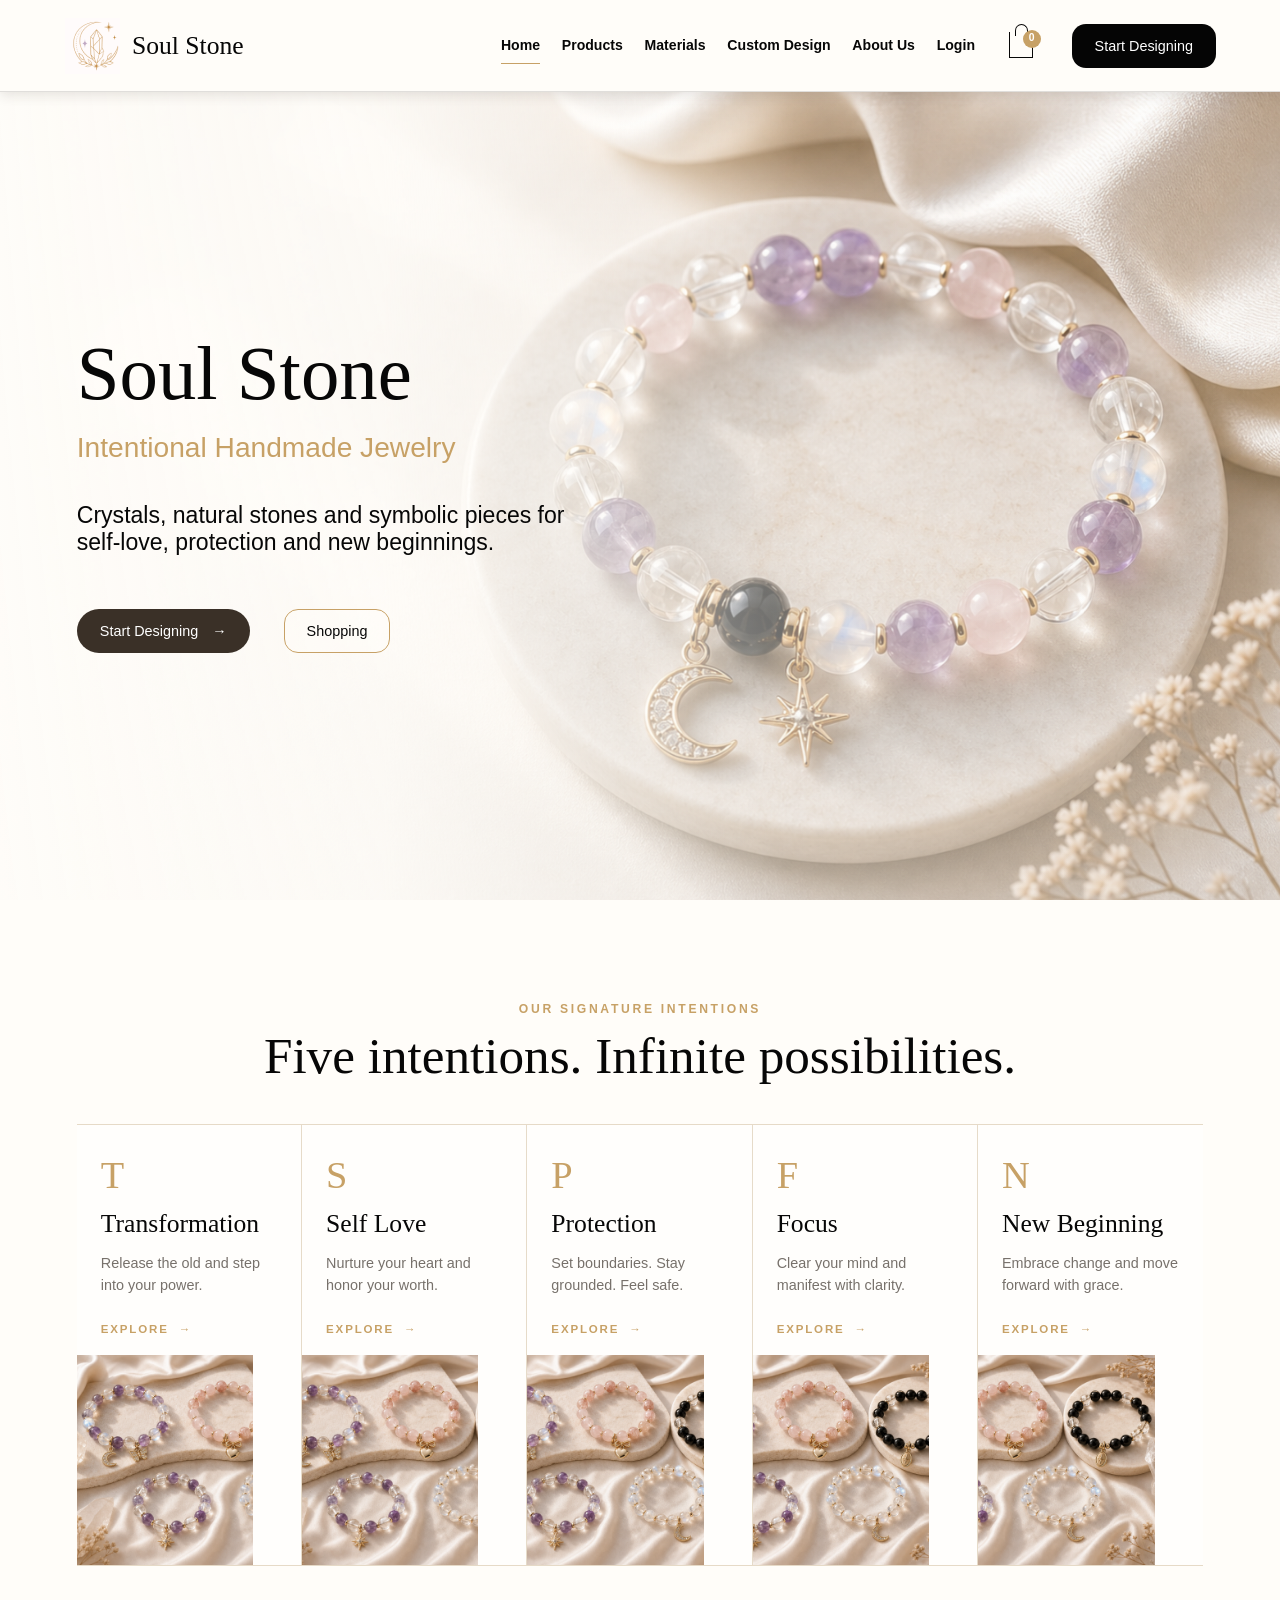
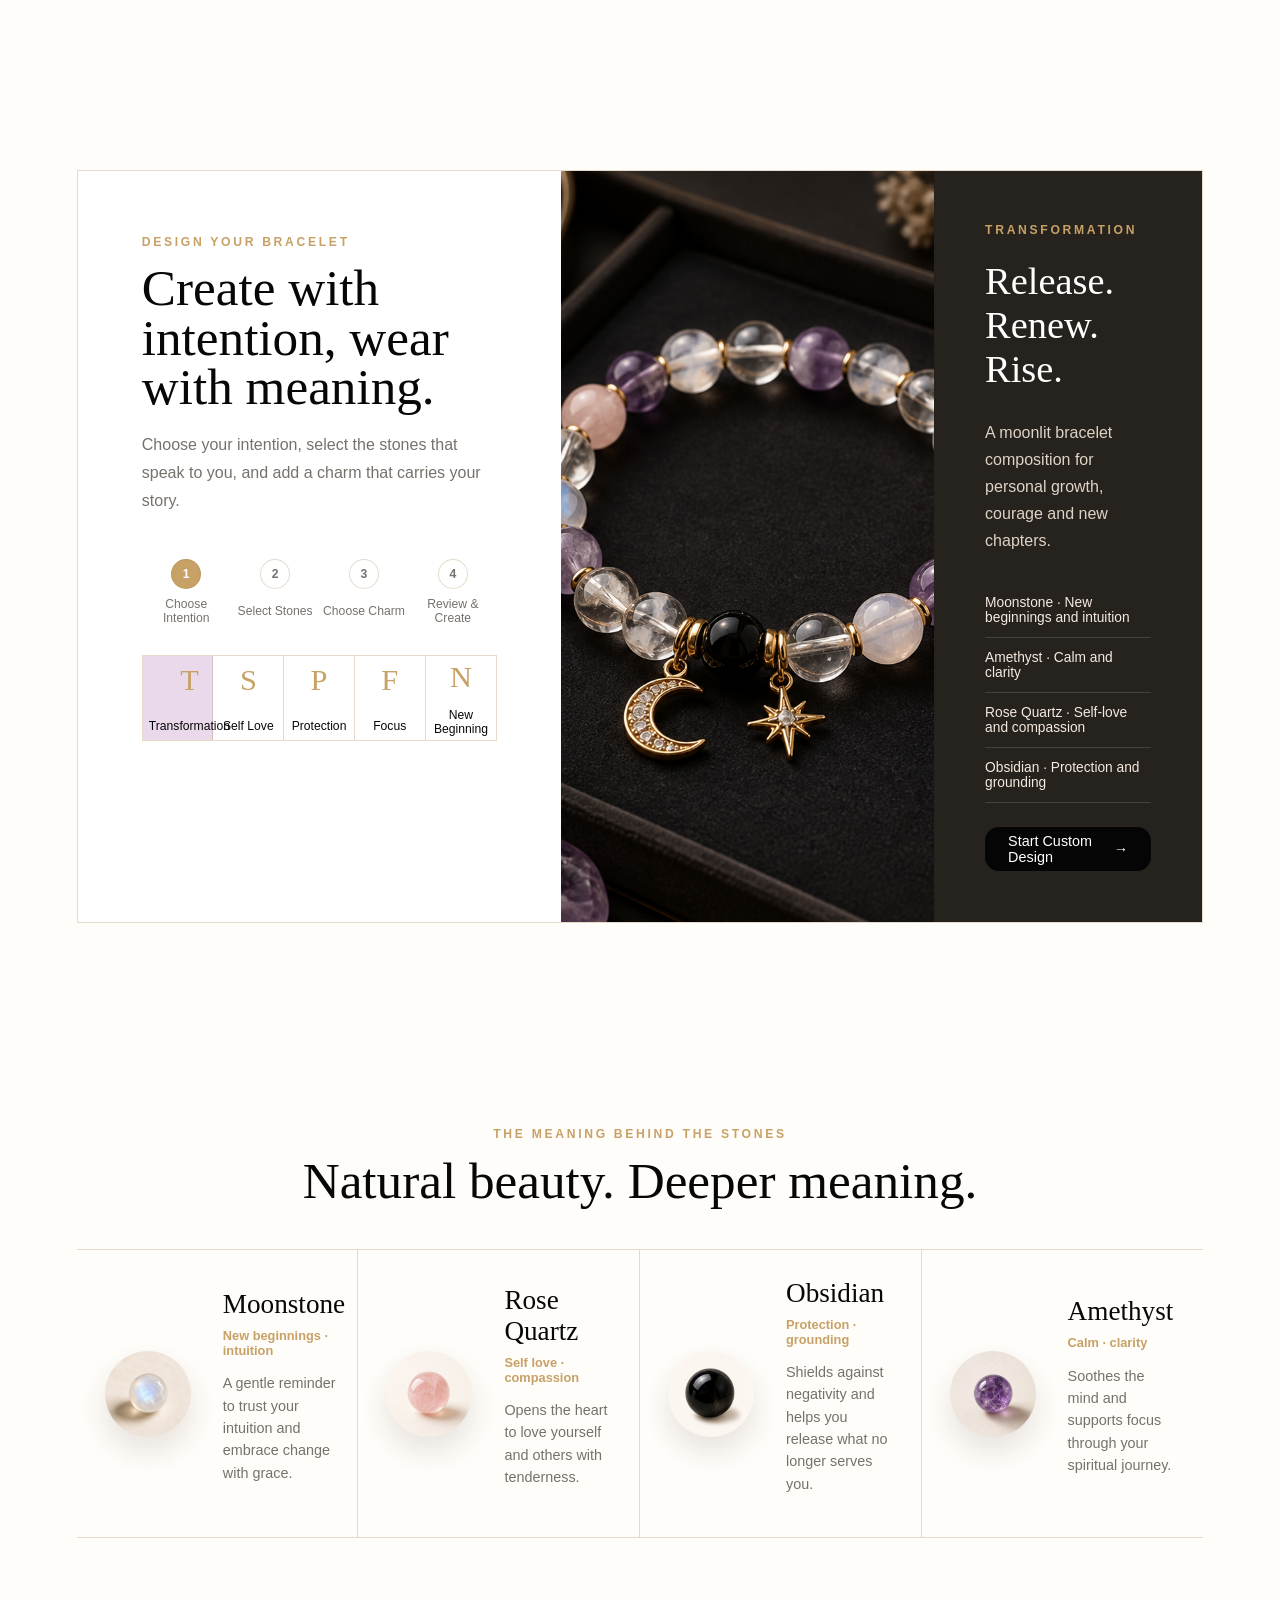
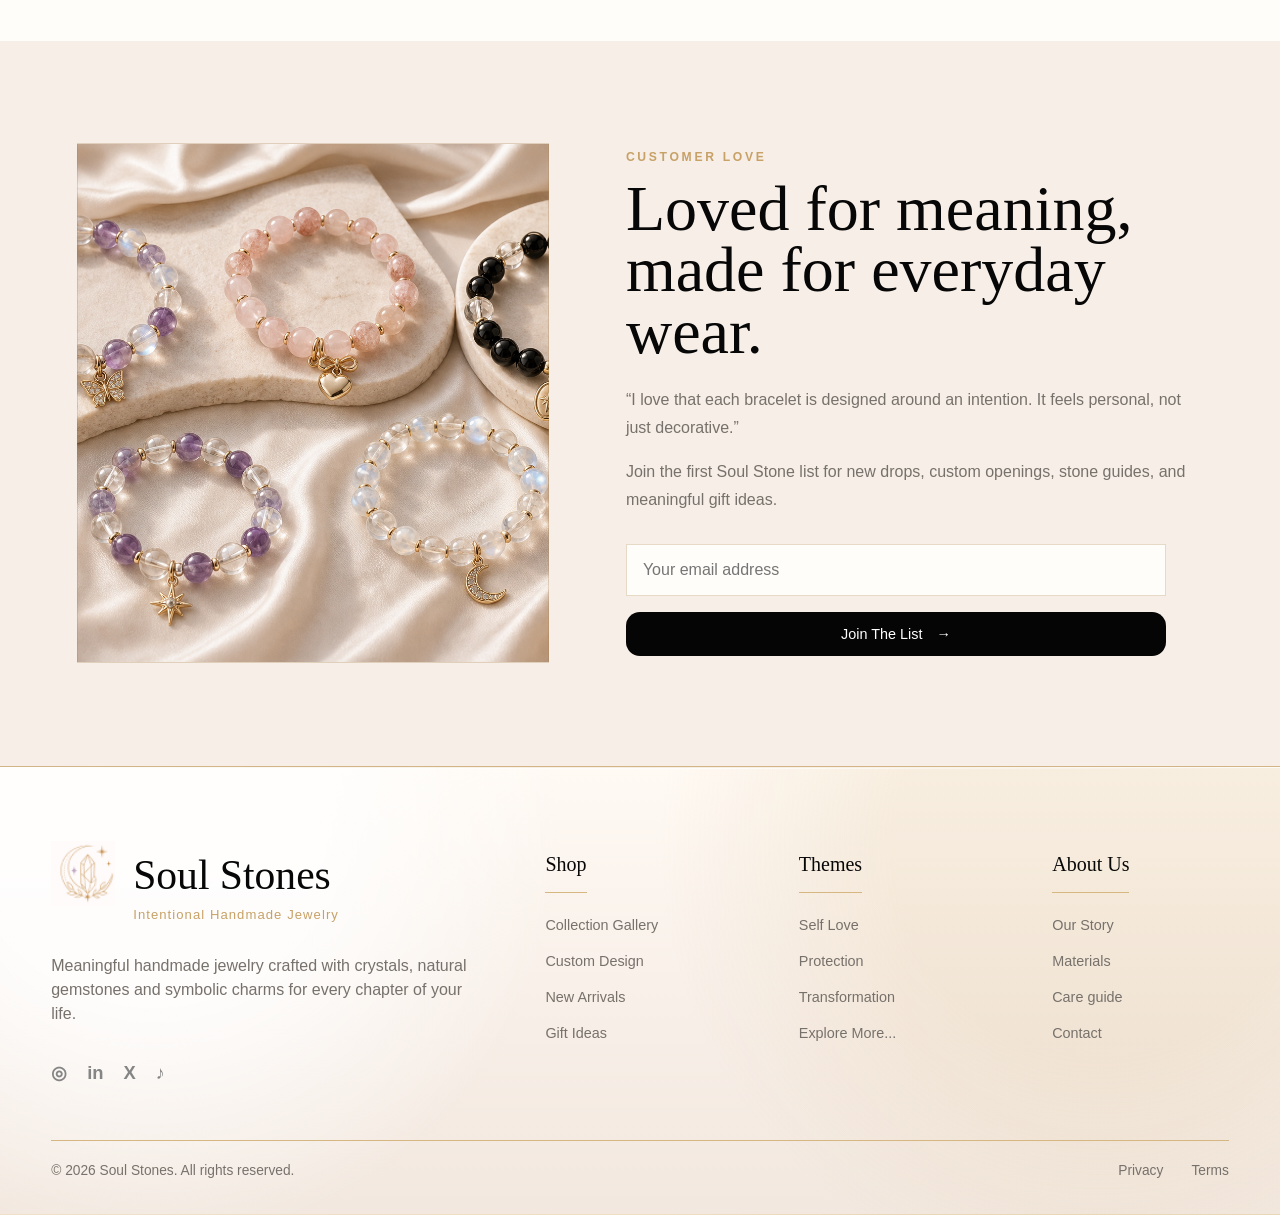
<file: 产品商业计划/index.html>
<!doctype html>
<html lang="en">
  <head>
    <meta charset="utf-8">
    <meta name="viewport" content="width=device-width, initial-scale=1">
    <title>Soul Stone | Intentional Handmade Jewelry</title>
    <link rel="stylesheet" href="styles.css?v=footer-full-bleed">
  </head>
  <body>
    <header class="site-header">
      <a class="logo-link" href="index.html" aria-label="Soul Stone homepage">
        <img class="logo-mark" src="assets/logo-mark.png" alt="">
        <span class="brand-name">Soul Stone</span>
      </a>
      <button class="menu-button" aria-label="Open navigation" aria-expanded="false"><span></span></button>
      <div class="nav-wrap">
        <nav class="main-nav" aria-label="Primary navigation">
          <a href="index.html" aria-current="page">Home</a>
          <a href="products.html">Products</a>
          <a href="materials.html">Materials</a>
          <a href="custom-design.html">Custom Design</a>
          <a href="about.html">About Us</a>
          <a href="login.html">Login</a>
          <a class="cart-link" href="cart.html" aria-label="Cart"><span class="bag-icon" aria-hidden="true"></span><span class="cart-count">0</span></a>
        </nav>
        <a class="black-button" href="custom-design.html">Start Designing</a>
      </div>
    </header>

    <main>
      <section class="hero">
        <div class="hero-copy">
          <h1>Soul Stone</h1>
          <div class="tagline">Intentional Handmade Jewelry</div>
          <p>Crystals, natural stones and symbolic pieces for self-love, protection and new beginnings.</p>
          <div class="hero-actions">
            <a class="gold-button" href="custom-design.html">Start Designing <span aria-hidden="true">→</span></a>
            <a class="outline-button" href="products.html">Shopping</a>
          </div>
        </div>
      </section>

      <section class="section" id="intentions">
        <span class="eyebrow center-title">Our Signature Intentions</span>
        <h2 class="section-title center-title">Five intentions. Infinite possibilities.</h2>
        <div class="intention-row">
          <article class="intention-item">
            <div>
              <div class="symbol">T</div>
              <h3>Transformation</h3>
              <p>Release the old and step into your power.</p>
              <a class="text-link" href="products.html">Explore <span>→</span></a>
            </div>
            <img src="assets/collection-bracelets.png" alt="Transformation crystal bracelet">
          </article>
          <article class="intention-item">
            <div>
              <div class="symbol">S</div>
              <h3>Self Love</h3>
              <p>Nurture your heart and honor your worth.</p>
              <a class="text-link" href="products.html">Explore <span>→</span></a>
            </div>
            <img src="assets/collection-bracelets.png" alt="Self Love crystal bracelet">
          </article>
          <article class="intention-item">
            <div>
              <div class="symbol">P</div>
              <h3>Protection</h3>
              <p>Set boundaries. Stay grounded. Feel safe.</p>
              <a class="text-link" href="products.html">Explore <span>→</span></a>
            </div>
            <img src="assets/collection-bracelets.png" alt="Protection crystal bracelet">
          </article>
          <article class="intention-item">
            <div>
              <div class="symbol">F</div>
              <h3>Focus</h3>
              <p>Clear your mind and manifest with clarity.</p>
              <a class="text-link" href="products.html">Explore <span>→</span></a>
            </div>
            <img src="assets/collection-bracelets.png" alt="Focus crystal bracelet">
          </article>
          <article class="intention-item">
            <div>
              <div class="symbol">N</div>
              <h3>New Beginning</h3>
              <p>Embrace change and move forward with grace.</p>
              <a class="text-link" href="products.html">Explore <span>→</span></a>
            </div>
            <img src="assets/collection-bracelets.png" alt="New Beginning crystal bracelet">
          </article>
        </div>
      </section>

      <section class="section" id="custom-preview">
        <div class="custom-panel">
          <div class="custom-copy">
            <span class="eyebrow">Design Your Bracelet</span>
            <h2>Create with intention, wear with meaning.</h2>
            <p>Choose your intention, select the stones that speak to you, and add a charm that carries your story.</p>
            <div class="design-steps" aria-label="Custom design steps">
              <span><b>1</b>Choose Intention</span>
              <span><b>2</b>Select Stones</span>
              <span><b>3</b>Choose Charm</span>
              <span><b>4</b>Review & Create</span>
            </div>
            <div class="intent-buttons" role="tablist" aria-label="Choose a custom bracelet intention">
              <button class="active" type="button" data-custom-intent="Transformation" role="tab" aria-selected="true"><b>T</b>Transformation</button>
              <button type="button" data-custom-intent="Self Love" role="tab" aria-selected="false"><b>S</b>Self Love</button>
              <button type="button" data-custom-intent="Protection" role="tab" aria-selected="false"><b>P</b>Protection</button>
              <button type="button" data-custom-intent="Focus" role="tab" aria-selected="false"><b>F</b>Focus</button>
              <button type="button" data-custom-intent="New Beginning" role="tab" aria-selected="false"><b>N</b>New Beginning</button>
            </div>
          </div>
          <div class="custom-detail">
            <div class="custom-image" id="customImage" role="img" aria-label="Transformation bracelet preview"></div>
            <aside class="custom-dark">
              <span class="eyebrow" id="customIntentLabel">Transformation</span>
              <h3 id="customIntentTitle">Release. Renew. Rise.</h3>
              <p id="customIntentDescription">A moonlit bracelet composition for personal growth, courage and new chapters.</p>
              <div class="stone-mini-list" id="customStoneList">
                <span>Moonstone · New beginnings and intuition</span>
                <span>Amethyst · Calm and clarity</span>
                <span>Rose Quartz · Self-love and compassion</span>
                <span>Obsidian · Protection and grounding</span>
              </div>
              <a class="black-button" href="custom-design.html">Start Custom Design <span>→</span></a>
            </aside>
          </div>
        </div>
      </section>

      <section class="section" id="stone-guide">
        <span class="eyebrow center-title">The Meaning Behind The Stones</span>
        <h2 class="section-title center-title">Natural beauty. Deeper meaning.</h2>
        <div class="stone-guide-row">
          <article>
            <img class="stone-photo" src="assets/stone-moonstone.png" alt="Moonstone gemstone">
            <div>
              <h3>Moonstone</h3>
              <strong>New beginnings · intuition</strong>
              <p>A gentle reminder to trust your intuition and embrace change with grace.</p>
            </div>
          </article>
          <article>
            <img class="stone-photo" src="assets/stone-rose-quartz.png" alt="Rose quartz gemstone">
            <div>
              <h3>Rose Quartz</h3>
              <strong>Self love · compassion</strong>
              <p>Opens the heart to love yourself and others with tenderness.</p>
            </div>
          </article>
          <article>
            <img class="stone-photo" src="assets/stone-obsidian.png" alt="Obsidian gemstone">
            <div>
              <h3>Obsidian</h3>
              <strong>Protection · grounding</strong>
              <p>Shields against negativity and helps you release what no longer serves you.</p>
            </div>
          </article>
          <article>
            <img class="stone-photo" src="assets/stone-amethyst.png" alt="Amethyst gemstone">
            <div>
              <h3>Amethyst</h3>
              <strong>Calm · clarity</strong>
              <p>Soothes the mind and supports focus through your spiritual journey.</p>
            </div>
          </article>
        </div>
      </section>

      <section class="section review-panel" id="reviews">
        <div class="review-image" role="img" aria-label="Soul Stone collection bracelets"></div>
        <div>
          <span class="eyebrow">Customer Love</span>
          <h2>Loved for meaning, made for everyday wear.</h2>
          <p>“I love that each bracelet is designed around an intention. It feels personal, not just decorative.”</p>
          <p>Join the first Soul Stone list for new drops, custom openings, stone guides, and meaningful gift ideas.</p>
          <form class="form-grid" data-form="Welcome to Soul Stone. Your first stone guide is on the way.">
            <input type="email" required placeholder="Your email address" aria-label="Email address">
            <button class="black-button" type="submit">Join The List <span>→</span></button>
          </form>
        </div>
      </section>
    </main>

    <footer class="site-footer">
      <div class="footer-main">
        <div class="footer-brand">
          <img src="assets/logo-mark.png" alt="">
          <div>
            <h2>Soul Stones</h2>
            <div class="mini">Intentional Handmade Jewelry</div>
          </div>
          <p>Meaningful handmade jewelry crafted with crystals, natural gemstones and symbolic charms for every chapter of your life.</p>
          <div class="socials" aria-label="Social links">
            <a href="https://www.instagram.com/" target="_blank" rel="noopener noreferrer" aria-label="Instagram">◎</a>
            <a href="https://www.linkedin.com/" target="_blank" rel="noopener noreferrer" aria-label="LinkedIn">in</a>
            <a href="https://x.com/" target="_blank" rel="noopener noreferrer" aria-label="X">X</a>
            <a href="https://www.tiktok.com/" target="_blank" rel="noopener noreferrer" aria-label="TikTok">♪</a>
          </div>
        </div>
        <div class="footer-col">
          <h3>Shop</h3>
          <a href="products.html">Collection Gallery</a>
          <a href="custom-design.html">Custom Design</a>
          <a href="products.html#new-arrivals">New Arrivals</a>
          <a href="products.html#gift-ideas">Gift Ideas</a>
        </div>
        <div class="footer-col">
          <h3>Themes</h3>
          <a href="products.html#self-love">Self Love</a>
          <a href="products.html#protection">Protection</a>
          <a href="products.html#transformation">Transformation</a>
          <a href="products.html">Explore More...</a>
        </div>
        <div class="footer-col">
          <h3>About Us</h3>
          <a href="about.html">Our Story</a>
          <a href="materials.html">Materials</a>
          <a href="materials.html#care-guide">Care guide</a>
          <a href="about.html#contact">Contact</a>
        </div>
      </div>
      <div class="footer-bottom">
        <span>© 2026 Soul Stones. All rights reserved.</span>
        <div class="legal">
          <a href="privacy.html">Privacy</a>
          <a href="terms.html">Terms</a>
        </div>
      </div>
    </footer>
    <div class="toast" role="status" aria-live="polite"></div>
    <script src="script.js"></script>
  </body>
</html>
</file>
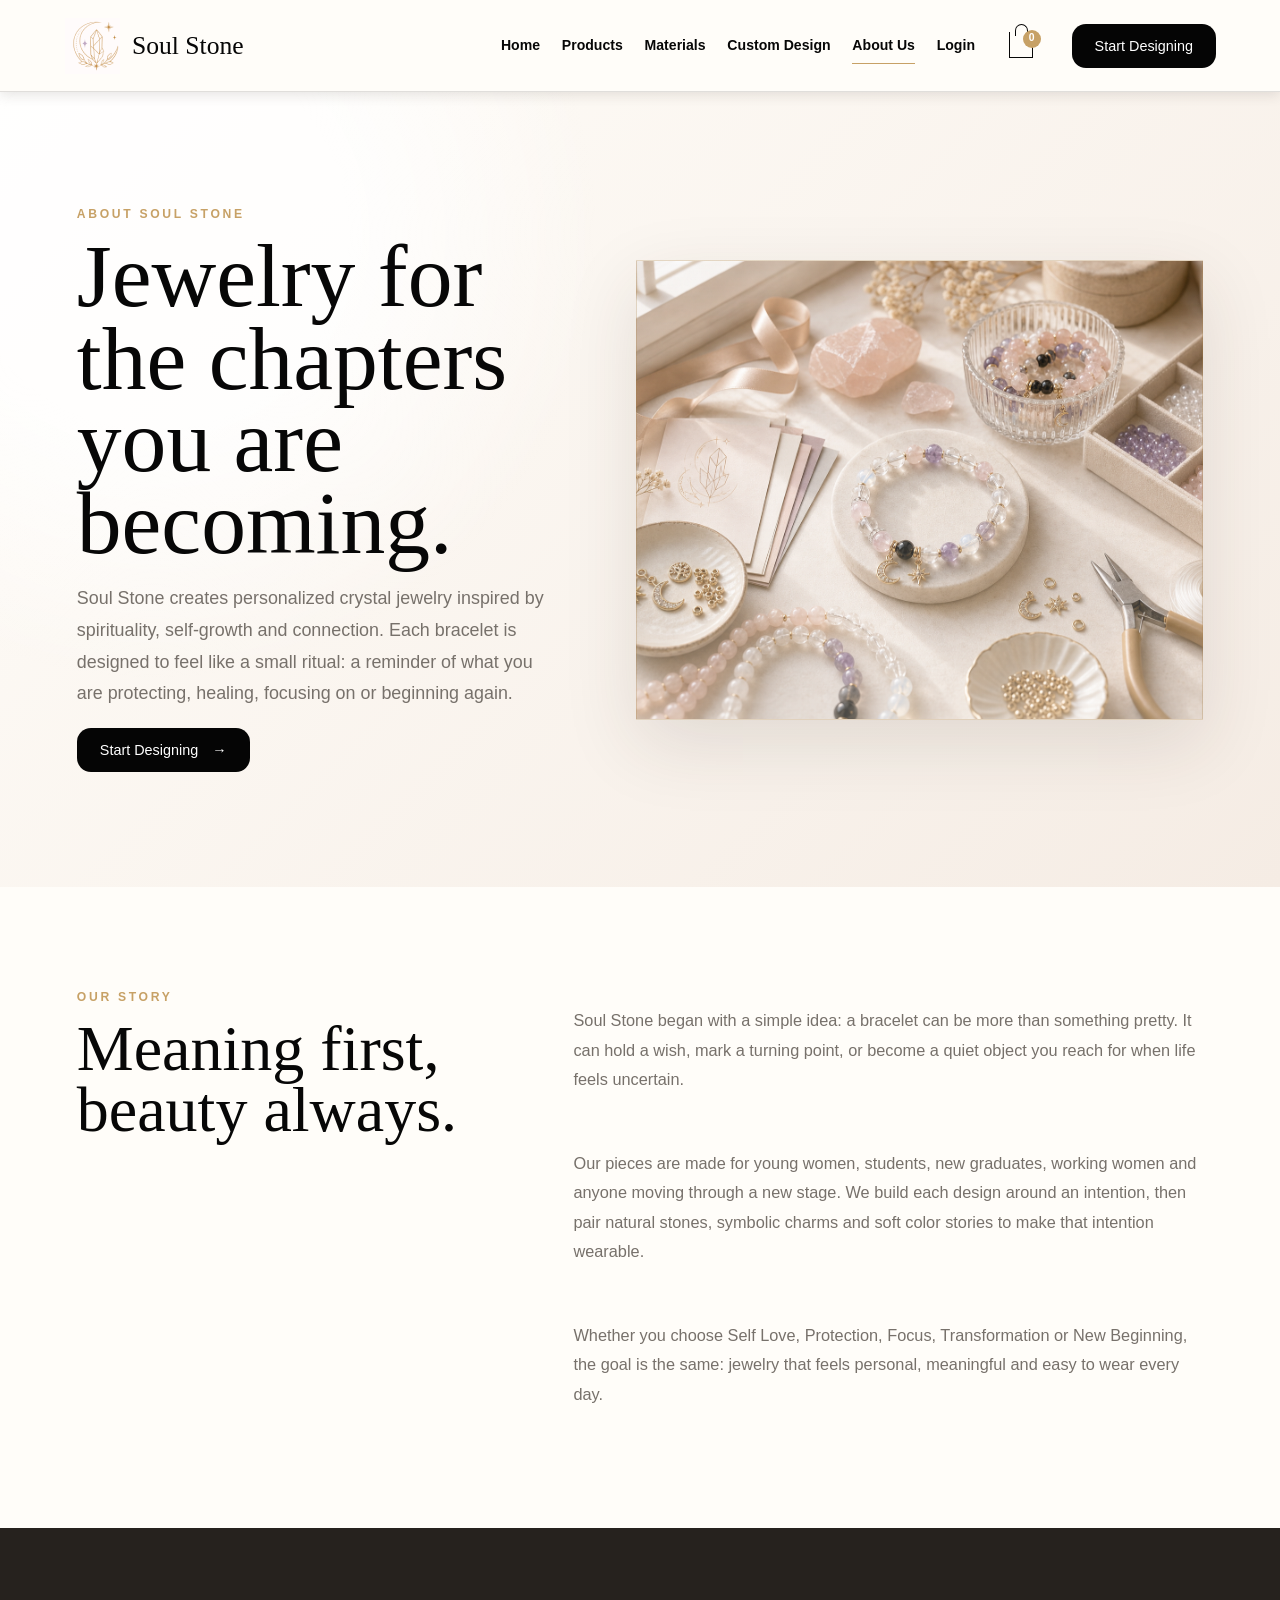
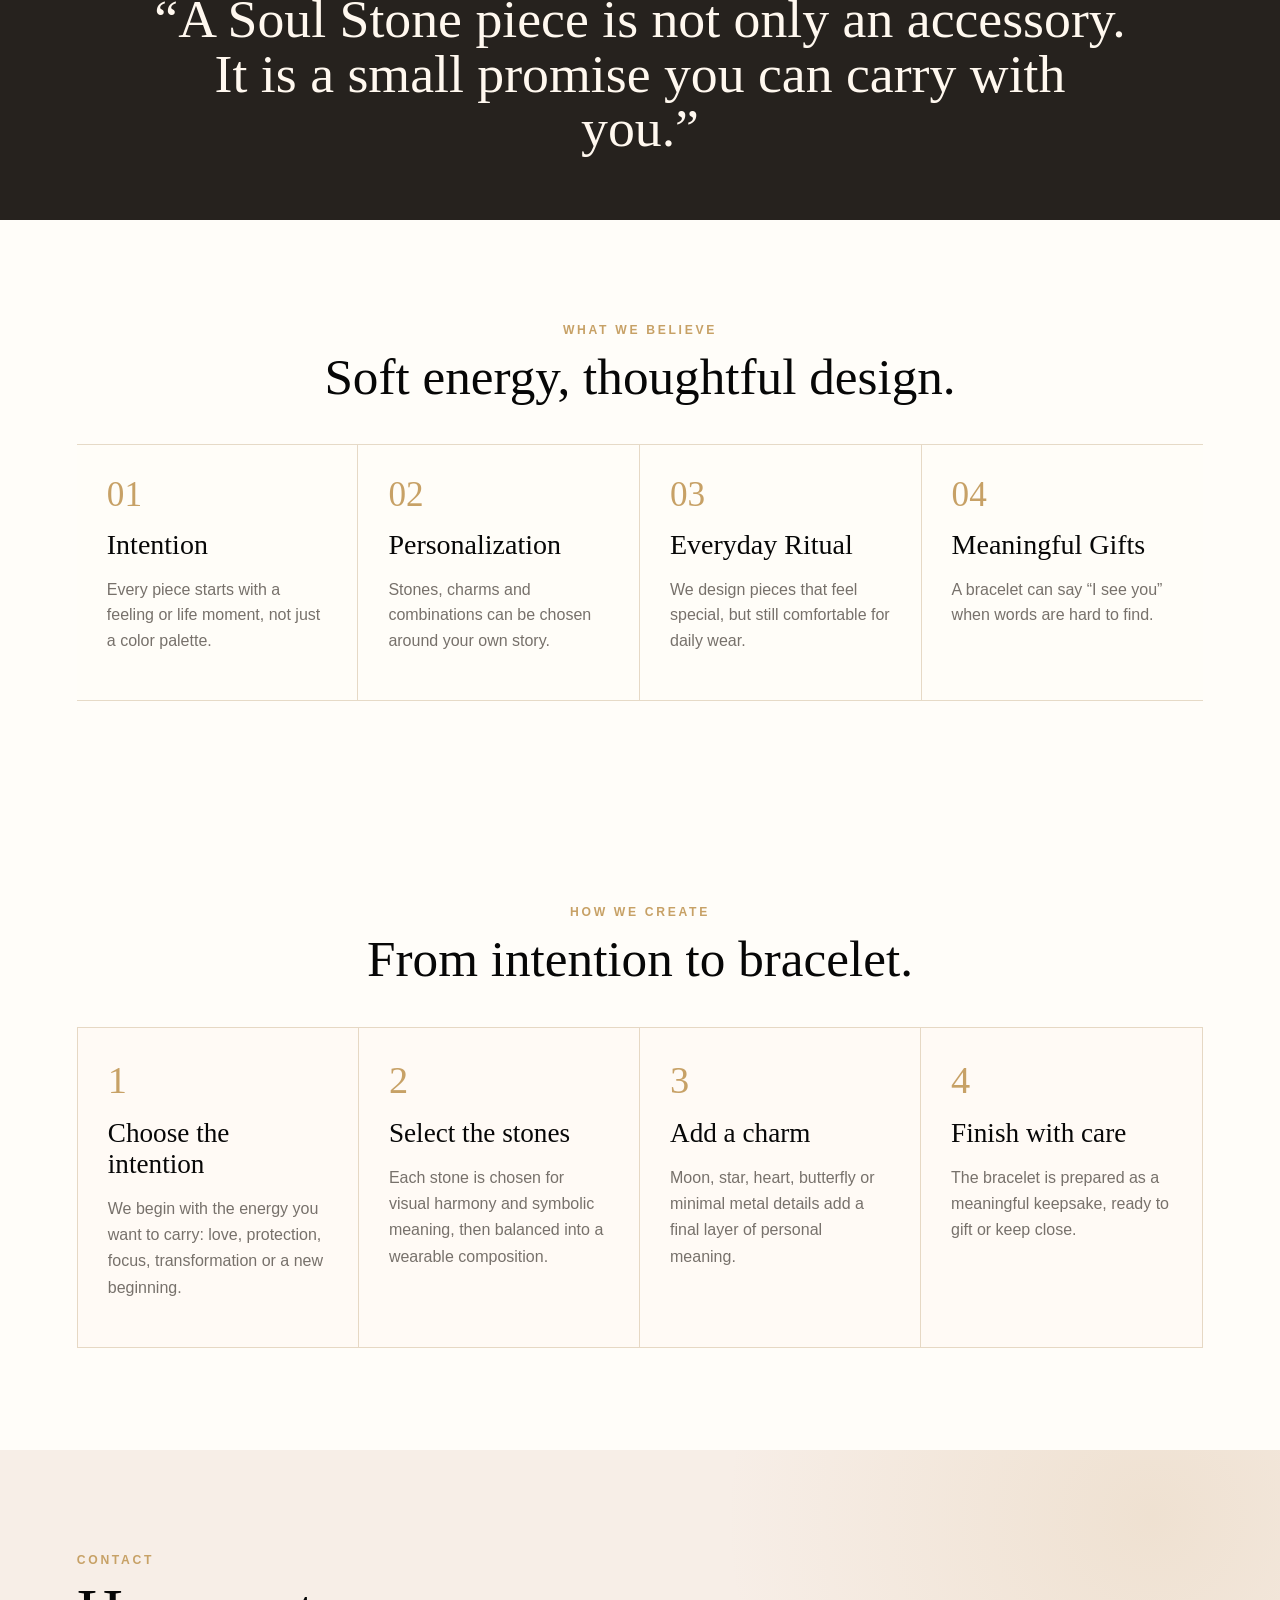
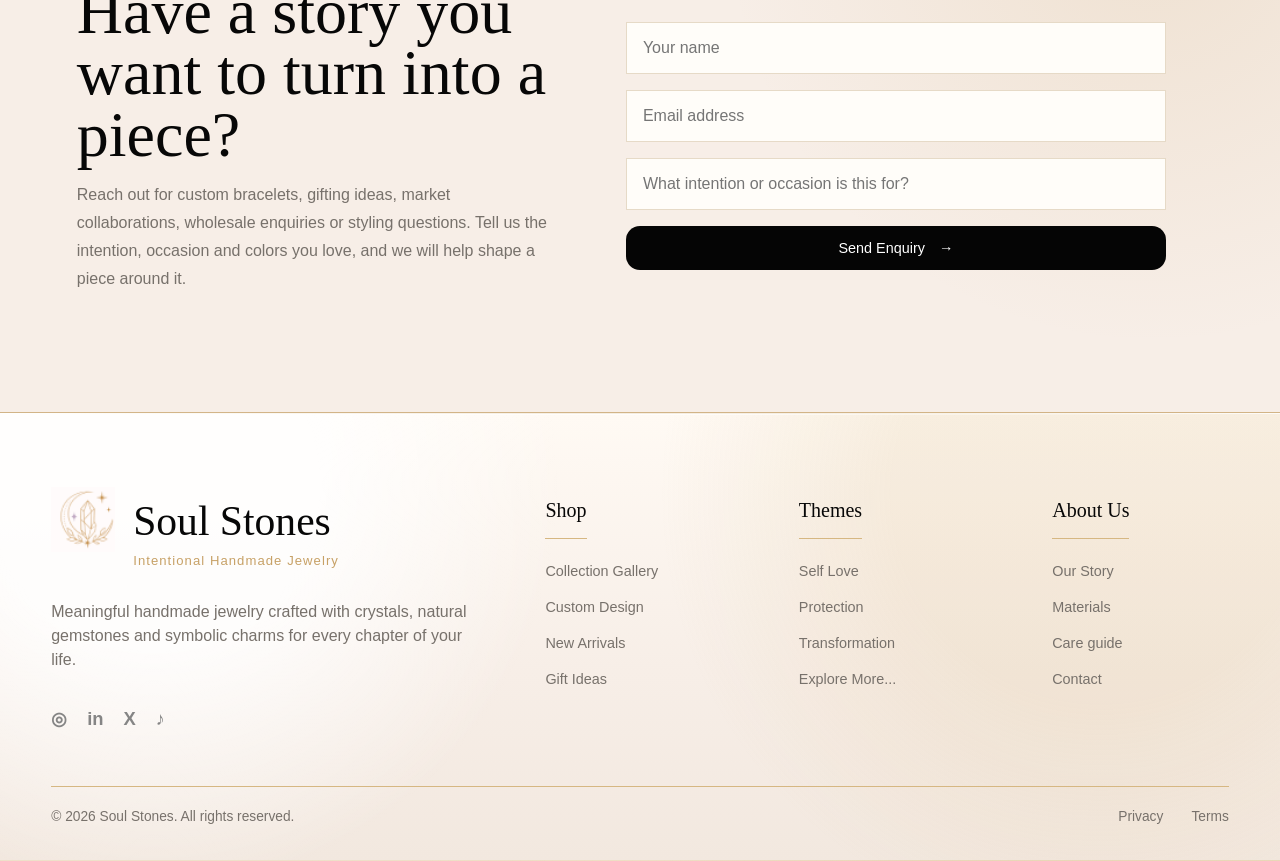
<file: 产品商业计划/about.html>
<!doctype html>
<html lang="en">
  <head><meta charset="utf-8"><meta name="viewport" content="width=device-width, initial-scale=1"><title>About Us | Soul Stone</title><link rel="stylesheet" href="styles.css?v=about-page"></head>
  <body>
    <header class="site-header"><a class="logo-link" href="index.html"><img class="logo-mark" src="assets/logo-mark.png" alt=""><span class="brand-name">Soul Stone</span></a><button class="menu-button" aria-label="Open navigation" aria-expanded="false"><span></span></button><div class="nav-wrap"><nav class="main-nav"><a href="index.html">Home</a><a href="products.html">Products</a><a href="materials.html">Materials</a><a href="custom-design.html">Custom Design</a><a href="about.html" aria-current="page">About Us</a><a href="login.html">Login</a><a class="cart-link" href="cart.html" aria-label="Cart"><span class="bag-icon" aria-hidden="true"></span><span class="cart-count">0</span></a></nav><a class="black-button" href="custom-design.html">Start Designing</a></div></header>
    <main>
      <section class="about-hero">
        <div>
          <span class="eyebrow">About Soul Stone</span>
          <h1>Jewelry for the chapters you are becoming.</h1>
          <p>Soul Stone creates personalized crystal jewelry inspired by spirituality, self-growth and connection. Each bracelet is designed to feel like a small ritual: a reminder of what you are protecting, healing, focusing on or beginning again.</p>
          <a class="black-button" href="custom-design.html">Start Designing <span>→</span></a>
        </div>
        <div class="about-hero-image" role="img" aria-label="Soul Stone studio materials and bracelet making surface"></div>
      </section>

      <section class="section about-story" id="our-story">
        <div>
          <span class="eyebrow">Our Story</span>
          <h2>Meaning first, beauty always.</h2>
        </div>
        <div class="about-story-copy">
          <p>Soul Stone began with a simple idea: a bracelet can be more than something pretty. It can hold a wish, mark a turning point, or become a quiet object you reach for when life feels uncertain.</p>
          <p>Our pieces are made for young women, students, new graduates, working women and anyone moving through a new stage. We build each design around an intention, then pair natural stones, symbolic charms and soft color stories to make that intention wearable.</p>
          <p>Whether you choose Self Love, Protection, Focus, Transformation or New Beginning, the goal is the same: jewelry that feels personal, meaningful and easy to wear every day.</p>
        </div>
      </section>

      <section class="about-quote">
        <p>“A Soul Stone piece is not only an accessory. It is a small promise you can carry with you.”</p>
      </section>

      <section class="section">
        <span class="eyebrow center-title">What We Believe</span>
        <h2 class="section-title center-title">Soft energy, thoughtful design.</h2>
        <div class="values-grid">
          <article class="value-card">
            <span>01</span>
            <h3>Intention</h3>
            <p>Every piece starts with a feeling or life moment, not just a color palette.</p>
          </article>
          <article class="value-card">
            <span>02</span>
            <h3>Personalization</h3>
            <p>Stones, charms and combinations can be chosen around your own story.</p>
          </article>
          <article class="value-card">
            <span>03</span>
            <h3>Everyday Ritual</h3>
            <p>We design pieces that feel special, but still comfortable for daily wear.</p>
          </article>
          <article class="value-card">
            <span>04</span>
            <h3>Meaningful Gifts</h3>
            <p>A bracelet can say “I see you” when words are hard to find.</p>
          </article>
        </div>
      </section>

      <section class="section">
        <span class="eyebrow center-title">How We Create</span>
        <h2 class="section-title center-title">From intention to bracelet.</h2>
        <div class="process-list">
          <article class="process-step">
            <b>1</b>
            <h3>Choose the intention</h3>
            <p>We begin with the energy you want to carry: love, protection, focus, transformation or a new beginning.</p>
          </article>
          <article class="process-step">
            <b>2</b>
            <h3>Select the stones</h3>
            <p>Each stone is chosen for visual harmony and symbolic meaning, then balanced into a wearable composition.</p>
          </article>
          <article class="process-step">
            <b>3</b>
            <h3>Add a charm</h3>
            <p>Moon, star, heart, butterfly or minimal metal details add a final layer of personal meaning.</p>
          </article>
          <article class="process-step">
            <b>4</b>
            <h3>Finish with care</h3>
            <p>The bracelet is prepared as a meaningful keepsake, ready to gift or keep close.</p>
          </article>
        </div>
      </section>

      <section class="section about-contact" id="contact">
        <div>
          <span class="eyebrow">Contact</span>
          <h2>Have a story you want to turn into a piece?</h2>
          <p>Reach out for custom bracelets, gifting ideas, market collaborations, wholesale enquiries or styling questions. Tell us the intention, occasion and colors you love, and we will help shape a piece around it.</p>
        </div>
        <form class="form-grid" data-form="Thank you. Your Soul Stone enquiry has been saved.">
          <input required placeholder="Your name" aria-label="Your name">
          <input type="email" required placeholder="Email address" aria-label="Email address">
          <input required placeholder="What intention or occasion is this for?" aria-label="Custom intention or occasion">
          <button class="black-button" type="submit">Send Enquiry <span>→</span></button>
        </form>
      </section>
    </main>
    <footer class="site-footer"><div class="footer-main"><div class="footer-brand"><img src="assets/logo-mark.png" alt=""><div><h2>Soul Stones</h2><div class="mini">Intentional Handmade Jewelry</div></div><p>Meaningful handmade jewelry crafted with crystals, natural gemstones and symbolic charms for every chapter of your life.</p><div class="socials"><a href="#">◎</a><a href="#">in</a><a href="#">X</a><a href="#">♪</a></div></div><div class="footer-col"><h3>Shop</h3><a href="products.html">Collection Gallery</a><a href="custom-design.html">Custom Design</a><a href="products.html">New Arrivals</a><a href="products.html">Gift Ideas</a></div><div class="footer-col"><h3>Themes</h3><a href="products.html">Self Love</a><a href="products.html">Protection</a><a href="products.html">Transformation</a><a href="products.html">Explore More...</a></div><div class="footer-col"><h3>About Us</h3><a href="about.html">Our Story</a><a href="materials.html">Materials</a><a href="materials.html">Care guide</a><a href="about.html">Contact</a></div></div><div class="footer-bottom"><span>© 2026 Soul Stones. All rights reserved.</span><div class="legal"><a href="#">Privacy</a><a href="#">Terms</a></div></div></footer>
    <div class="toast"></div><script src="script.js"></script>
  </body>
</html>
</file>
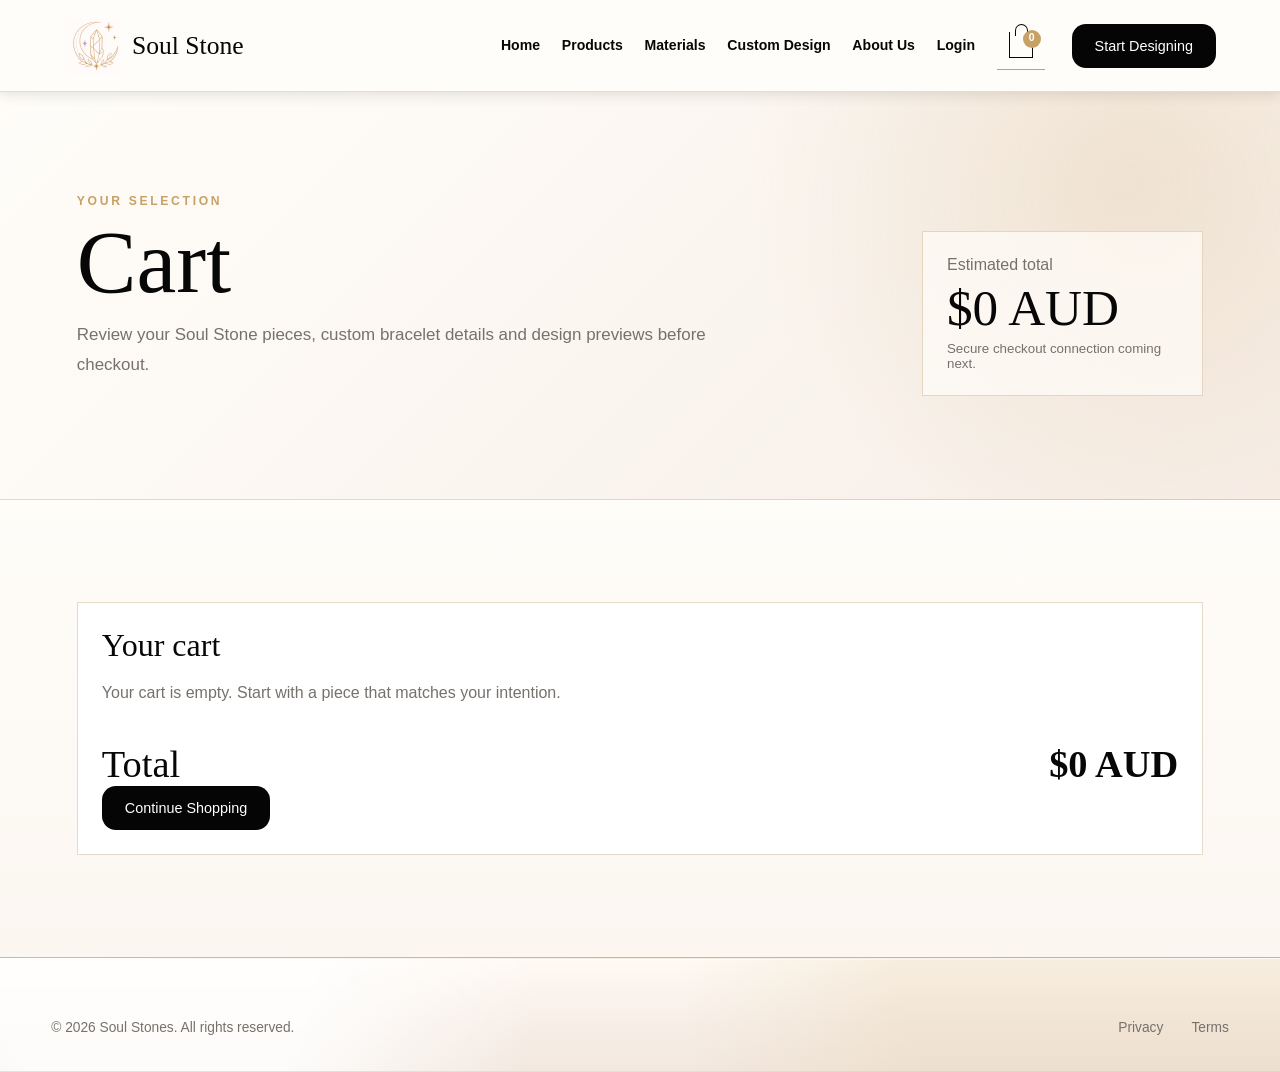
<file: 产品商业计划/cart.html>
<!doctype html>
<html lang="en">
  <head><meta charset="utf-8"><meta name="viewport" content="width=device-width, initial-scale=1"><title>Cart | Soul Stone</title><link rel="stylesheet" href="styles.css?v=cart-layout-polish"></head>
  <body>
    <header class="site-header"><a class="logo-link" href="index.html"><img class="logo-mark" src="assets/logo-mark.png" alt=""><span class="brand-name">Soul Stone</span></a><button class="menu-button" aria-label="Open navigation" aria-expanded="false"><span></span></button><div class="nav-wrap"><nav class="main-nav"><a href="index.html">Home</a><a href="products.html">Products</a><a href="materials.html">Materials</a><a href="custom-design.html">Custom Design</a><a href="about.html">About Us</a><a href="login.html">Login</a><a class="cart-link" href="cart.html" aria-current="page" aria-label="Cart"><span class="bag-icon" aria-hidden="true"></span><span class="cart-count">0</span></a></nav><a class="black-button" href="custom-design.html">Start Designing</a></div></header>
    <main><section class="cart-hero"><div><span class="eyebrow">Your Selection</span><h1>Cart</h1><p>Review your Soul Stone pieces, custom bracelet details and design previews before checkout.</p></div><div class="cart-hero-summary"><span>Estimated total</span><strong id="cartHeroTotal">$0 AUD</strong><small>Secure checkout connection coming next.</small></div></section><section class="section cart-section"><article class="card cart-panel"><div class="card-body"><h2>Your cart</h2><div id="cartItems"></div><div class="cart-total"><span>Total</span><strong id="cartTotal">$0 AUD</strong></div><a class="black-button" href="shop.html">Continue Shopping</a></div></article></section></main>
    <footer class="site-footer"><div class="footer-bottom"><span>© 2026 Soul Stones. All rights reserved.</span><div class="legal"><a href="#">Privacy</a><a href="#">Terms</a></div></div></footer>
    <div class="toast"></div><script src="script.js?v=cart-layout-polish"></script>
  </body>
</html>
</file>
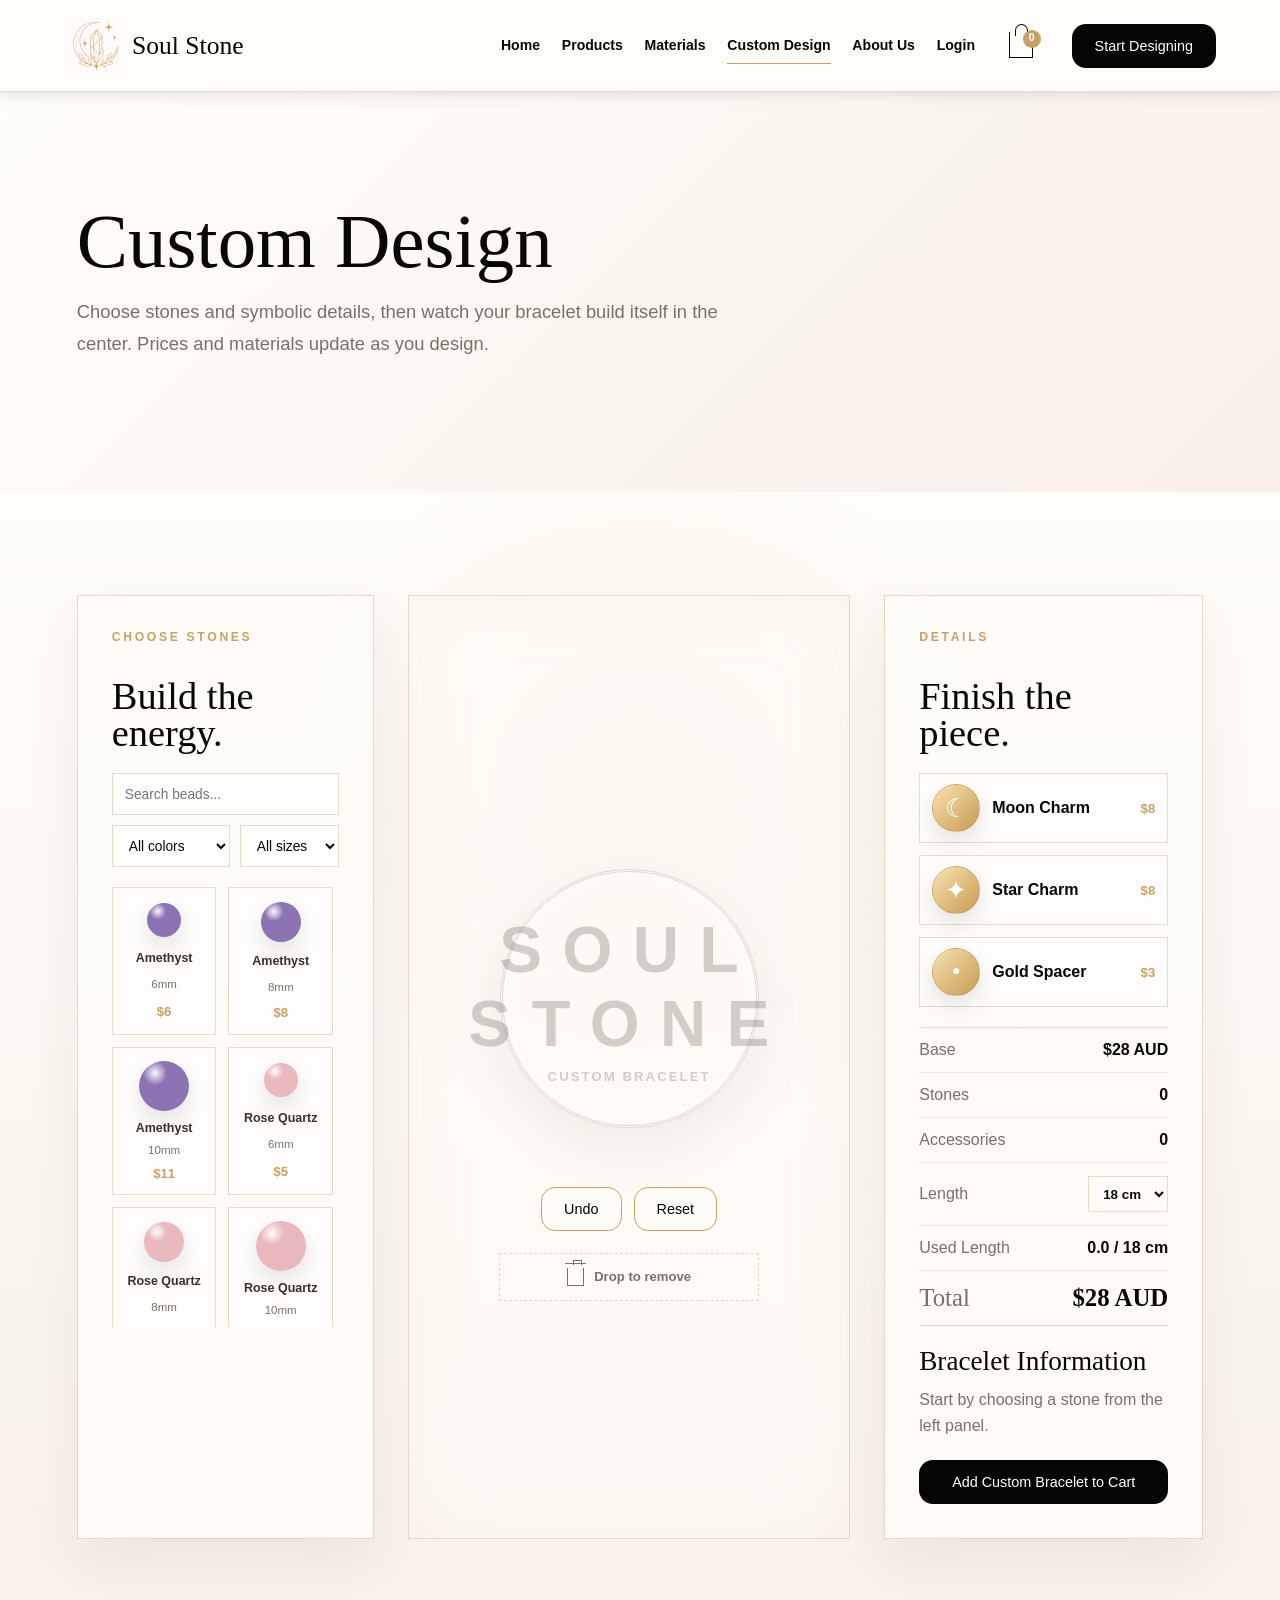
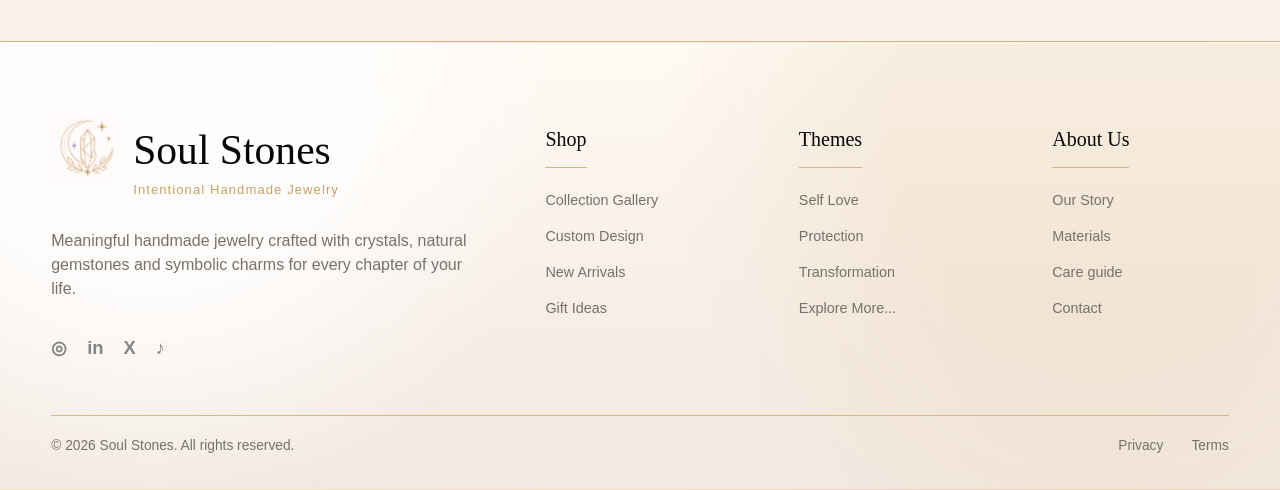
<file: 产品商业计划/custom-design.html>
<!doctype html>
<html lang="en">
  <head>
    <meta charset="utf-8">
    <meta name="viewport" content="width=device-width, initial-scale=1">
    <title>Custom Design | Soul Stone</title>
    <link rel="stylesheet" href="styles.css?v=bracelet-trash-cart-preview">
  </head>
  <body>
    <header class="site-header">
      <a class="logo-link" href="index.html"><img class="logo-mark" src="assets/logo-mark.png" alt=""><span class="brand-name">Soul Stone</span></a>
      <button class="menu-button" aria-label="Open navigation" aria-expanded="false"><span></span></button>
      <div class="nav-wrap"><nav class="main-nav"><a href="index.html">Home</a><a href="products.html">Products</a><a href="materials.html">Materials</a><a href="custom-design.html" aria-current="page">Custom Design</a><a href="about.html">About Us</a><a href="login.html">Login</a><a class="cart-link" href="cart.html" aria-label="Cart"><span class="bag-icon" aria-hidden="true"></span><span class="cart-count">0</span></a></nav><a class="black-button" href="custom-design.html">Start Designing</a></div>
    </header>

    <main>
      <section class="page-hero">
        <h1>Custom Design</h1>
        <p>Choose stones and symbolic details, then watch your bracelet build itself in the center. Prices and materials update as you design.</p>
      </section>

      <section class="section designer-section">
        <div class="bracelet-designer" id="braceletDesigner">
          <aside class="designer-panel">
            <span class="eyebrow">Choose Stones</span>
            <h2>Build the energy.</h2>
            <div class="designer-filters" aria-label="Stone filters">
              <input id="designerStoneSearch" type="search" placeholder="Search beads...">
              <select id="designerColorFilter">
                <option value="all">All colors</option>
                <option value="white">White/Clear</option>
                <option value="pink">Pink</option>
                <option value="purple">Purple</option>
                <option value="black">Black</option>
                <option value="blue">Blue</option>
              </select>
              <select id="designerSizeFilter">
                <option value="all">All sizes</option>
                <option value="6">6mm</option>
                <option value="8">8mm</option>
                <option value="10">10mm</option>
              </select>
            </div>
            <div class="designer-options stone-option-grid" id="stoneOptionGrid" aria-label="Stone options">
            </div>
          </aside>

          <section class="bracelet-stage" aria-label="Custom bracelet preview">
            <div class="bracelet-preview" id="braceletPreview">
              <div class="bracelet-ring"></div>
              <div class="bracelet-brand"><strong>Soul Stone</strong><span>custom bracelet</span></div>
              <div class="bracelet-items" id="braceletItems"></div>
            </div>
            <div class="designer-stage-actions">
              <button class="outline-button" type="button" id="undoDesignItem">Undo</button>
              <button class="outline-button" type="button" id="resetDesign">Reset</button>
            </div>
            <div class="designer-trash" id="designerTrash" aria-label="Drag bead here to remove">
              <span class="trash-icon" aria-hidden="true"></span>
              <b>Drop to remove</b>
            </div>
          </section>

          <aside class="designer-panel designer-summary">
            <span class="eyebrow">Details</span>
            <h2>Finish the piece.</h2>
            <div class="designer-options charm-options" aria-label="Charm options">
              <button class="designer-option" type="button" data-design-type="charm" data-name="Moon Charm" data-zh="月亮吊坠" data-price="8" data-symbol="☾"><span class="charm-symbol">☾</span><span>Moon Charm</span><b>$8</b></button>
              <button class="designer-option" type="button" data-design-type="charm" data-name="Star Charm" data-zh="星星吊坠" data-price="8" data-symbol="✦"><span class="charm-symbol">✦</span><span>Star Charm</span><b>$8</b></button>
              <button class="designer-option" type="button" data-design-type="spacer" data-name="Gold Spacer" data-zh="金色隔珠" data-price="3" data-symbol="•"><span class="charm-symbol">•</span><span>Gold Spacer</span><b>$3</b></button>
            </div>
            <div class="designer-info">
              <div><span>Base</span><b>$28 AUD</b></div>
              <div><span>Stones</span><b id="designerStoneCount">0</b></div>
              <div><span>Accessories</span><b id="designerAccessoryCount">0</b></div>
              <div class="designer-length-row"><label for="designerLengthSelect">Length</label><select id="designerLengthSelect"><option value="16">16 cm</option><option value="17">17 cm</option><option value="18" selected>18 cm</option><option value="19">19 cm</option><option value="20">20 cm</option></select></div>
              <div><span>Used Length</span><b id="designerLength">0.0 / 18 cm</b></div>
              <div class="designer-total"><span>Total</span><b id="designerTotal">$28 AUD</b></div>
            </div>
            <div class="designer-materials">
              <h3>Bracelet Information</h3>
              <p id="designerMaterials">Start by choosing a stone from the left panel.</p>
            </div>
            <button class="black-button" type="button" id="addCustomDesign">Add Custom Bracelet to Cart</button>
          </aside>
        </div>
      </section>
    </main>

    <footer class="site-footer"><div class="footer-main"><div class="footer-brand"><img src="assets/logo-mark.png" alt=""><div><h2>Soul Stones</h2><div class="mini">Intentional Handmade Jewelry</div></div><p>Meaningful handmade jewelry crafted with crystals, natural gemstones and symbolic charms for every chapter of your life.</p><div class="socials"><a href="#">◎</a><a href="#">in</a><a href="#">X</a><a href="#">♪</a></div></div><div class="footer-col"><h3>Shop</h3><a href="shop.html#collection-gallery">Collection Gallery</a><a href="custom-design.html">Custom Design</a><a href="shop.html#new-arrivals">New Arrivals</a><a href="shop.html#gift-ideas">Gift Ideas</a></div><div class="footer-col"><h3>Themes</h3><a href="shop.html">Self Love</a><a href="shop.html">Protection</a><a href="shop.html">Transformation</a><a href="shop.html">Explore More...</a></div><div class="footer-col"><h3>About Us</h3><a href="about.html">Our Story</a><a href="materials.html">Materials</a><a href="materials.html#care-guide">Care guide</a><a href="about.html#contact">Contact</a></div></div><div class="footer-bottom"><span>© 2026 Soul Stones. All rights reserved.</span><div class="legal"><a href="#">Privacy</a><a href="#">Terms</a></div></div></footer>
    <div class="toast"></div><script src="script.js?v=bracelet-trash-cart-preview"></script>
  </body>
</html>
</file>
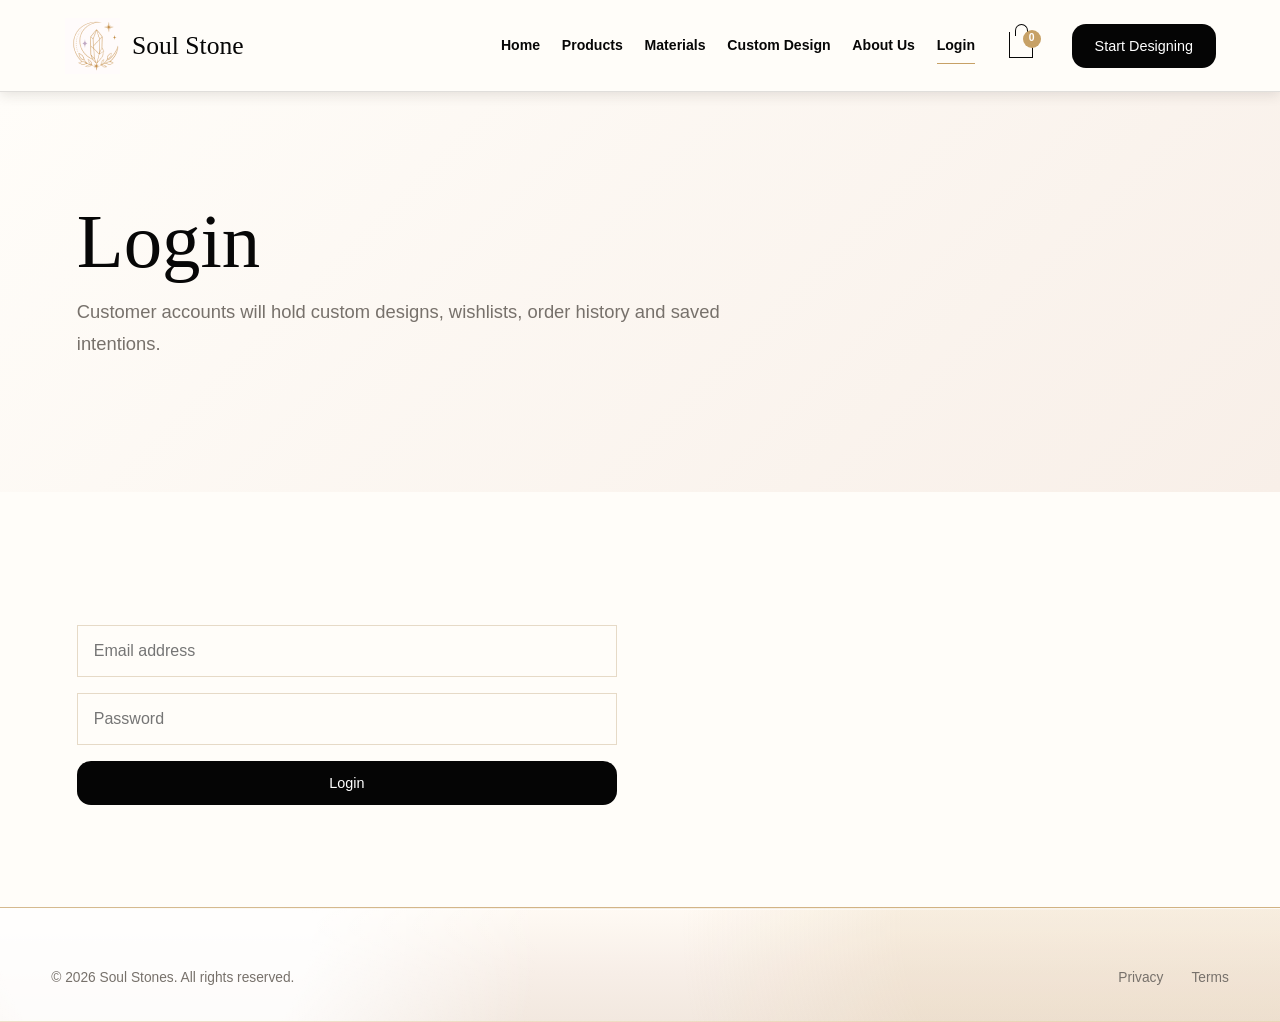
<file: 产品商业计划/login.html>
<!doctype html>
<html lang="en">
  <head><meta charset="utf-8"><meta name="viewport" content="width=device-width, initial-scale=1"><title>Login | Soul Stone</title><link rel="stylesheet" href="styles.css"></head>
  <body>
    <header class="site-header"><a class="logo-link" href="index.html"><img class="logo-mark" src="assets/logo-mark.png" alt=""><span class="brand-name">Soul Stone</span></a><button class="menu-button" aria-label="Open navigation" aria-expanded="false"><span></span></button><div class="nav-wrap"><nav class="main-nav"><a href="index.html">Home</a><a href="products.html">Products</a><a href="materials.html">Materials</a><a href="custom-design.html">Custom Design</a><a href="about.html">About Us</a><a href="login.html" aria-current="page">Login</a><a class="cart-link" href="cart.html" aria-label="Cart"><span class="bag-icon" aria-hidden="true"></span><span class="cart-count">0</span></a></nav><a class="black-button" href="custom-design.html">Start Designing</a></div></header>
    <main><section class="page-hero"><h1>Login</h1><p>Customer accounts will hold custom designs, wishlists, order history and saved intentions.</p></section><section class="section"><form class="form-grid" data-form="Login prototype submitted."><input type="email" required placeholder="Email address"><input type="password" required placeholder="Password"><button class="black-button" type="submit">Login</button></form></section></main>
    <footer class="site-footer"><div class="footer-bottom"><span>© 2026 Soul Stones. All rights reserved.</span><div class="legal"><a href="#">Privacy</a><a href="#">Terms</a></div></div></footer>
    <div class="toast"></div><script src="script.js"></script>
  </body>
</html>
</file>
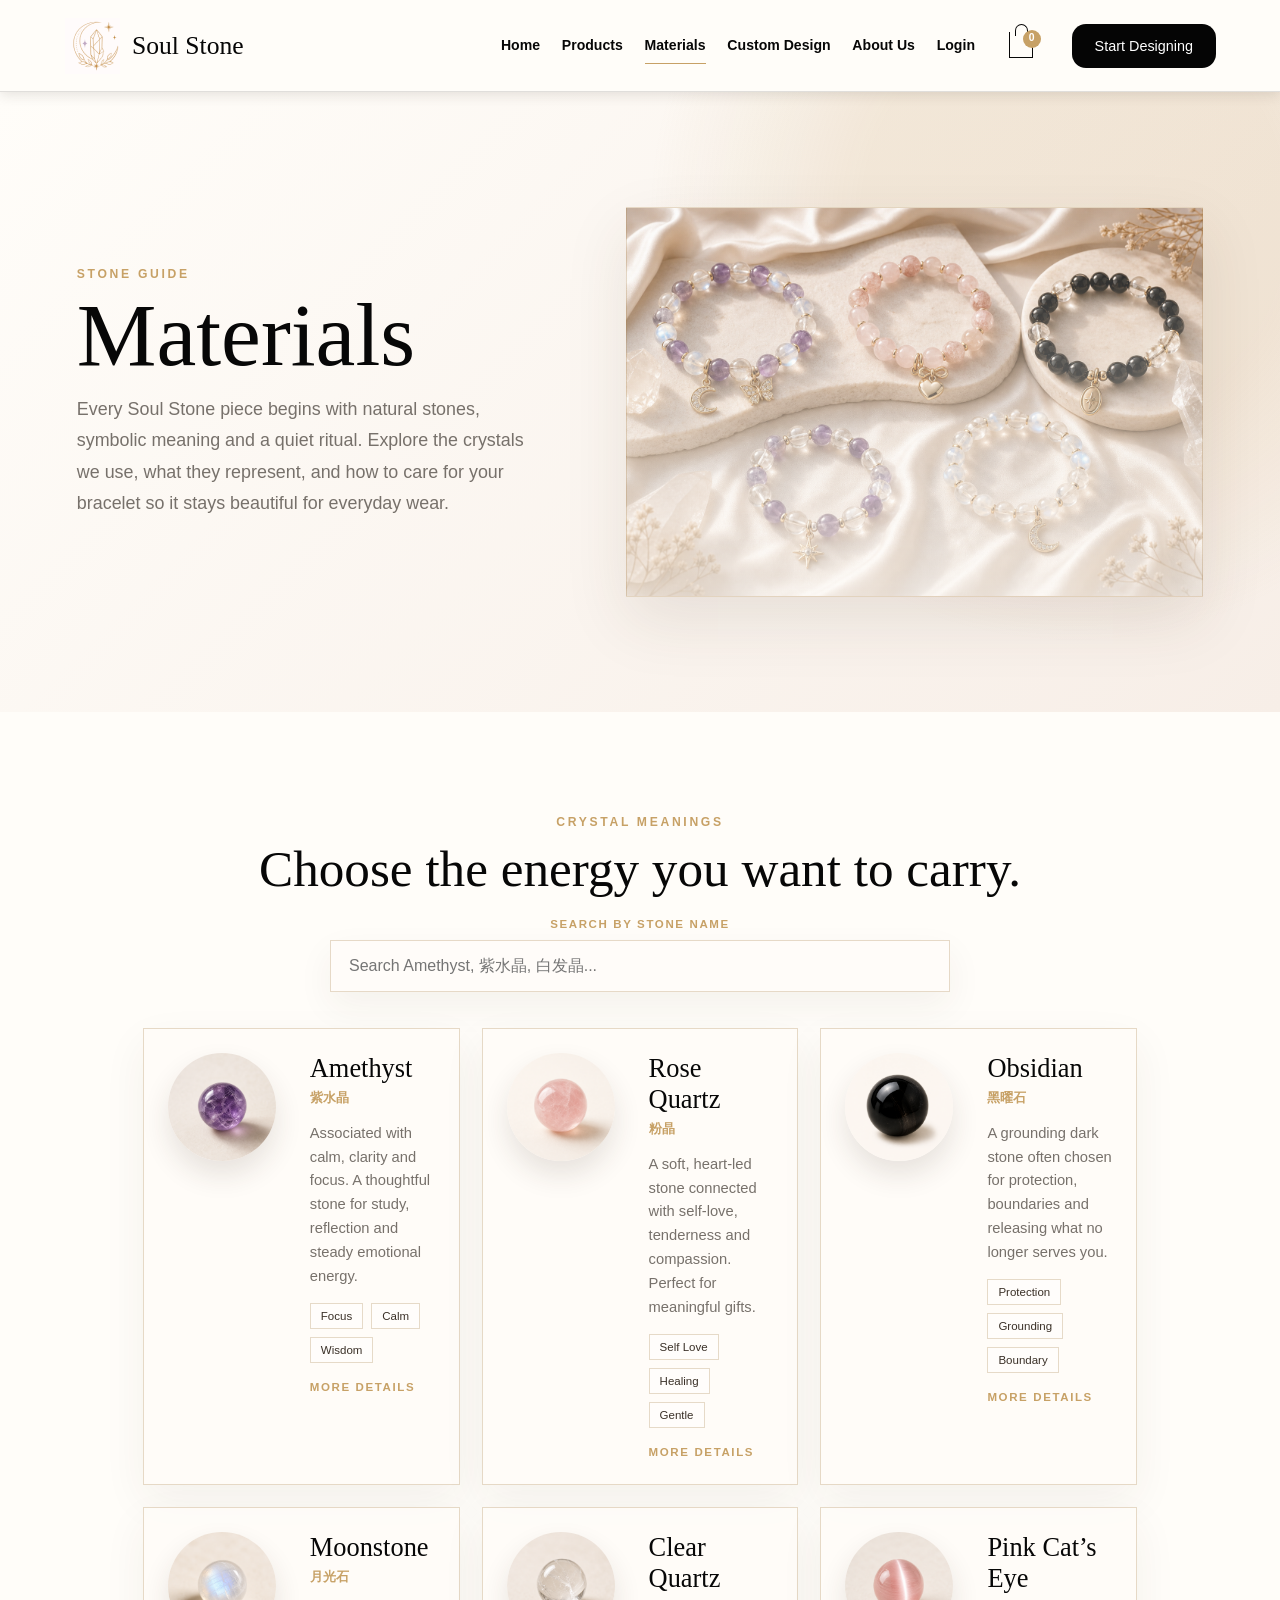
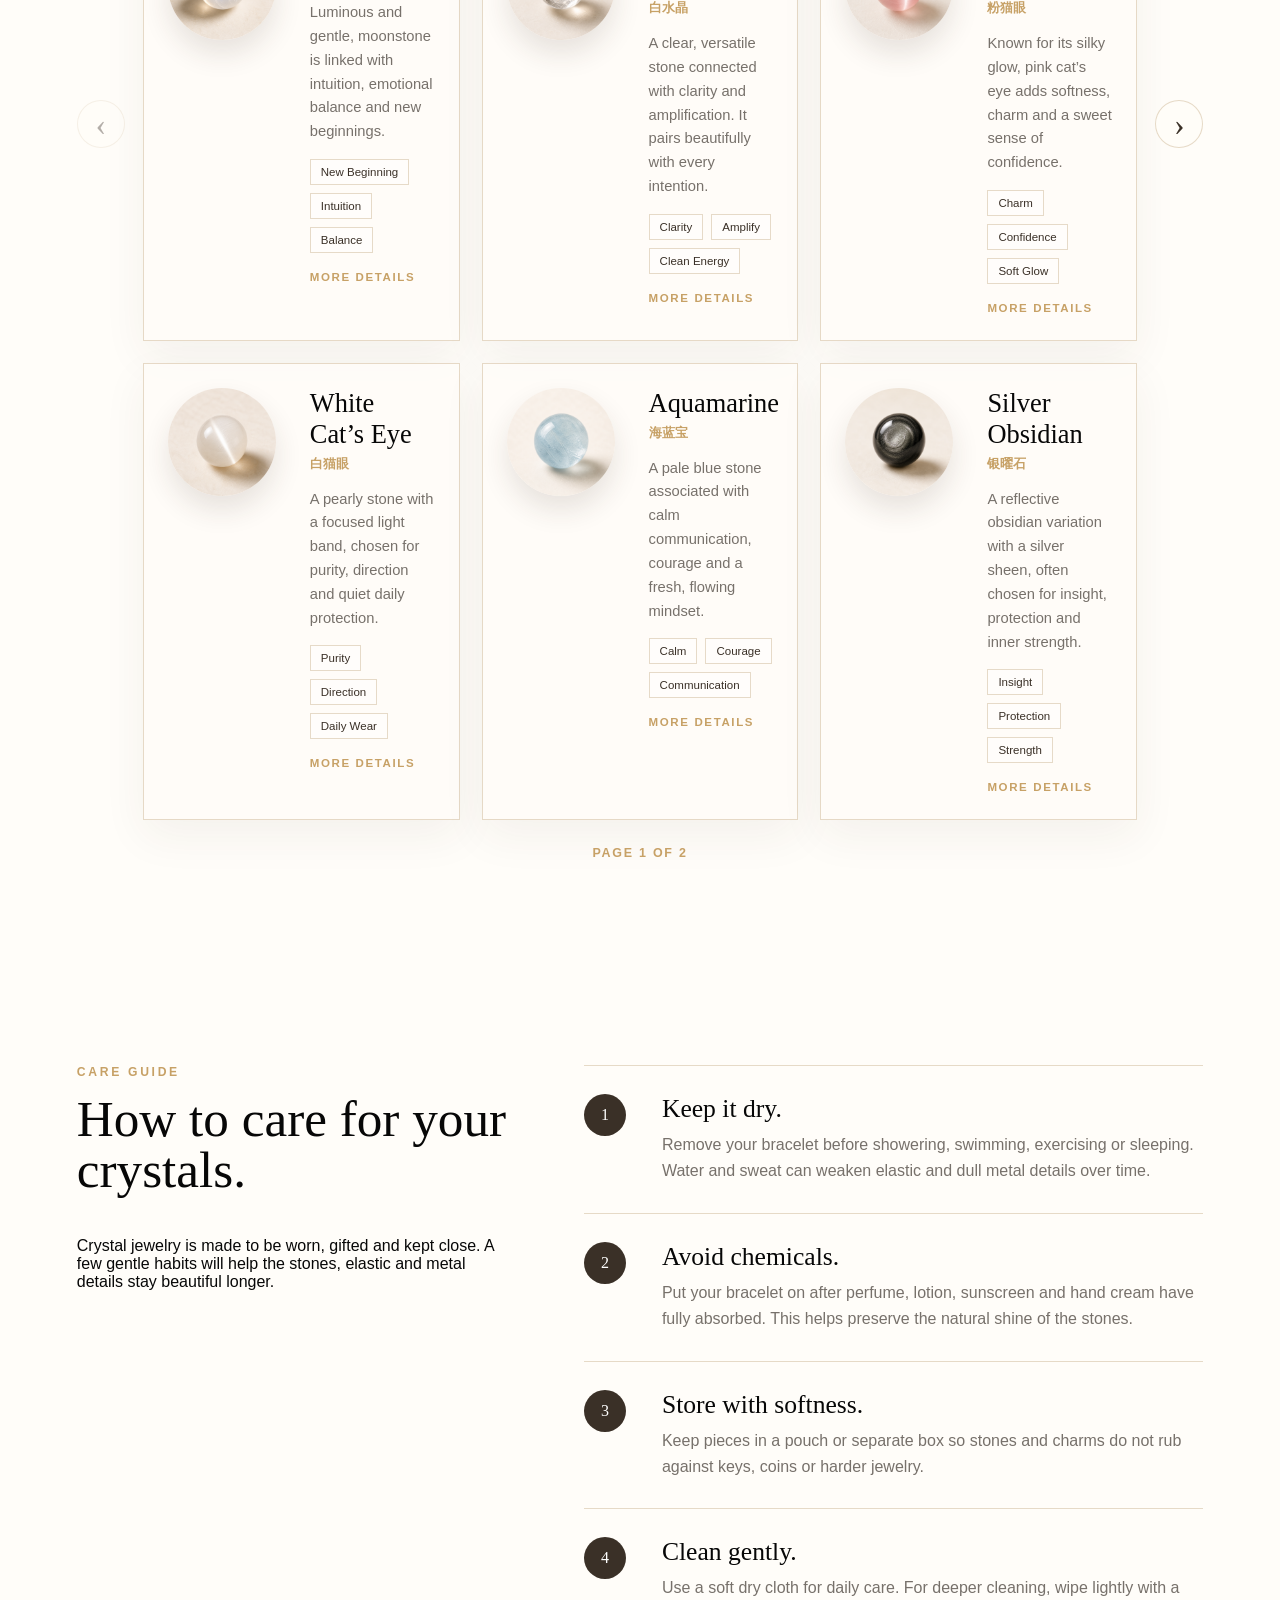
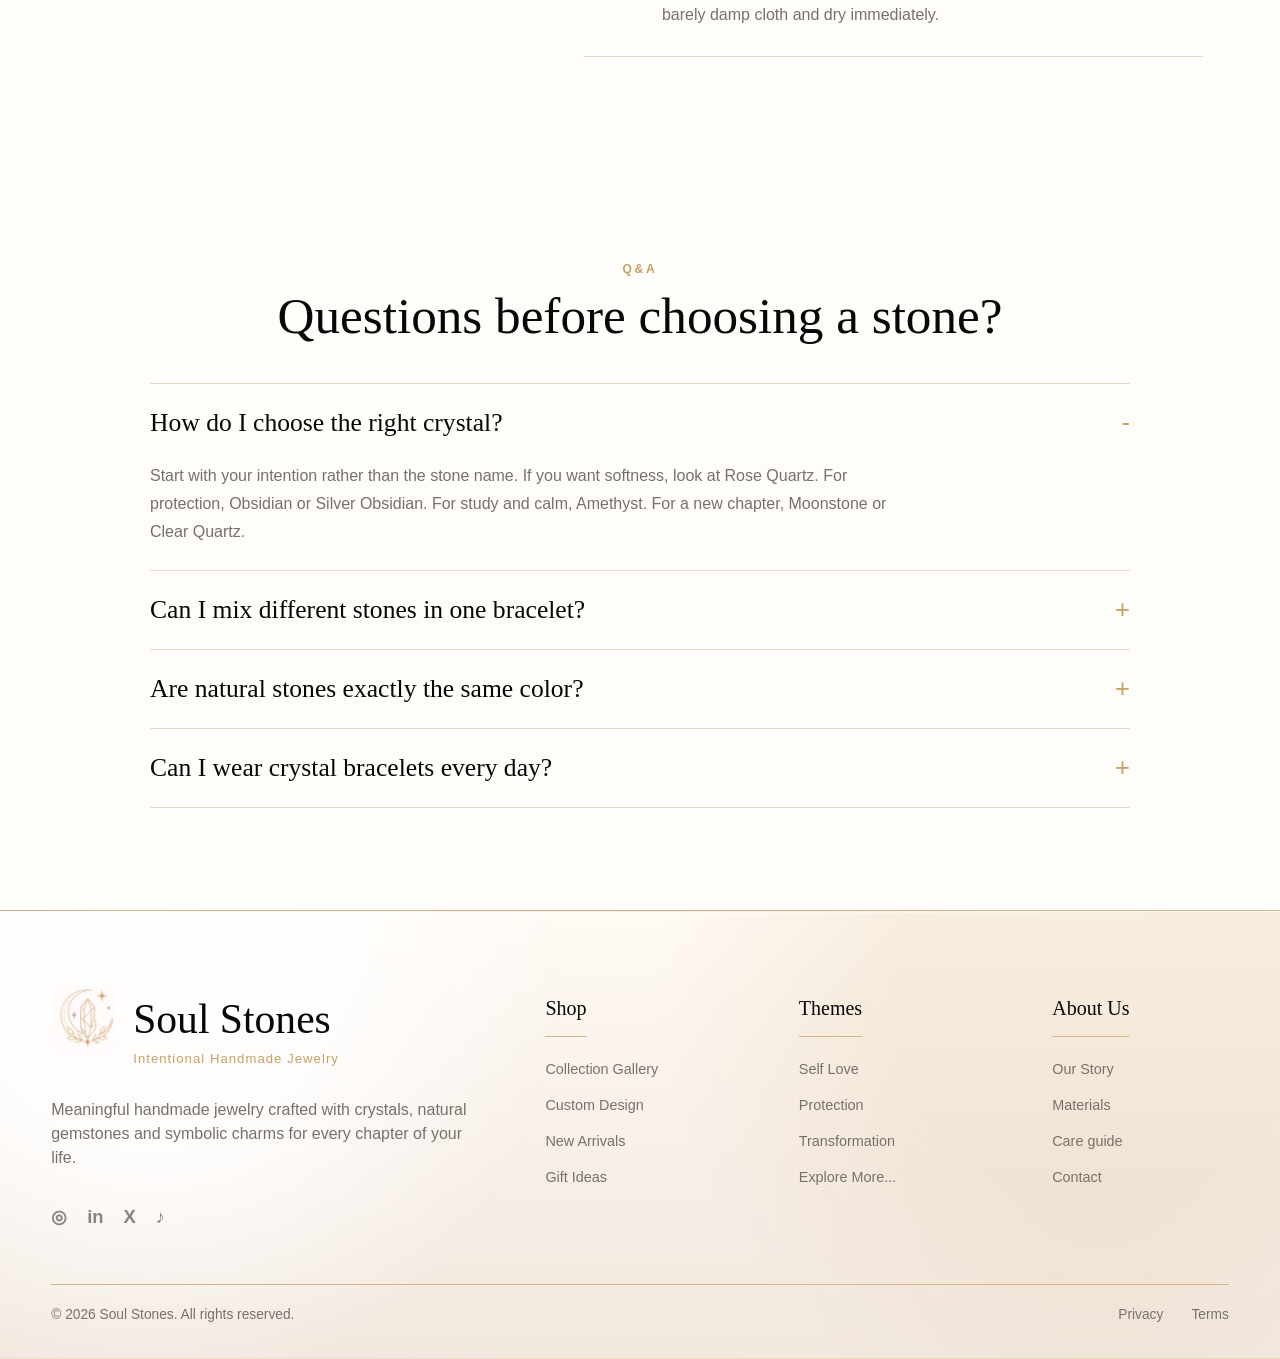
<file: 产品商业计划/materials.html>
<!doctype html>
<html lang="en">
  <head><meta charset="utf-8"><meta name="viewport" content="width=device-width, initial-scale=1"><title>Materials | Soul Stone</title><link rel="stylesheet" href="styles.css?v=materials-search"></head>
  <body>
    <header class="site-header"><a class="logo-link" href="index.html"><img class="logo-mark" src="assets/logo-mark.png" alt=""><span class="brand-name">Soul Stone</span></a><button class="menu-button" aria-label="Open navigation" aria-expanded="false"><span></span></button><div class="nav-wrap"><nav class="main-nav"><a href="index.html">Home</a><a href="products.html">Products</a><a href="materials.html" aria-current="page">Materials</a><a href="custom-design.html">Custom Design</a><a href="about.html">About Us</a><a href="login.html">Login</a><a class="cart-link" href="cart.html" aria-label="Cart"><span class="bag-icon" aria-hidden="true"></span><span class="cart-count">0</span></a></nav><a class="black-button" href="custom-design.html">Start Designing</a></div></header>
    <main>
      <section class="materials-hero">
        <div>
          <span class="eyebrow">Stone Guide</span>
          <h1>Materials</h1>
          <p>Every Soul Stone piece begins with natural stones, symbolic meaning and a quiet ritual. Explore the crystals we use, what they represent, and how to care for your bracelet so it stays beautiful for everyday wear.</p>
        </div>
        <div class="materials-hero-art" role="img" aria-label="Soul Stone crystal bracelet collection"></div>
      </section>

      <section class="section">
        <span class="eyebrow center-title">Crystal Meanings</span>
        <h2 class="section-title center-title">Choose the energy you want to carry.</h2>
        <div class="material-search">
          <label for="materialSearch">Search by stone name</label>
          <input id="materialSearch" type="search" placeholder="Search Amethyst, 紫水晶, 白发晶...">
        </div>
        <div class="material-browser" id="materialBrowser">
          <button class="material-arrow material-arrow-prev" type="button" data-material-prev aria-label="Previous materials">‹</button>
          <div class="material-grid" id="materialGrid">
          <article class="material-card">
            <img src="assets/stone-amethyst.png" alt="Amethyst gemstone">
            <div>
              <h2>Amethyst</h2>
              <div class="zh">紫水晶</div>
              <p>Associated with calm, clarity and focus. A thoughtful stone for study, reflection and steady emotional energy.</p>
              <div class="material-tags"><span>Focus</span><span>Calm</span><span>Wisdom</span></div>
              <button class="material-more" type="button" data-material-toggle>More details</button>
              <div class="material-extra">Best for study days, meditation and moments when you want a quieter mind. Pair with Clear Quartz for a brighter clarity theme.</div>
            </div>
          </article>
          <article class="material-card">
            <img src="assets/stone-rose-quartz.png" alt="Rose Quartz gemstone">
            <div>
              <h2>Rose Quartz</h2>
              <div class="zh">粉晶</div>
              <p>A soft, heart-led stone connected with self-love, tenderness and compassion. Perfect for meaningful gifts.</p>
              <div class="material-tags"><span>Self Love</span><span>Healing</span><span>Gentle</span></div>
              <button class="material-more" type="button" data-material-toggle>More details</button>
              <div class="material-extra">A warm choice for self-love bracelets, friendship gifts and gentle emotional support. It works beautifully with Moonstone.</div>
            </div>
          </article>
          <article class="material-card">
            <img src="assets/stone-obsidian.png" alt="Obsidian gemstone">
            <div>
              <h2>Obsidian</h2>
              <div class="zh">黑曜石</div>
              <p>A grounding dark stone often chosen for protection, boundaries and releasing what no longer serves you.</p>
              <div class="material-tags"><span>Protection</span><span>Grounding</span><span>Boundary</span></div>
              <button class="material-more" type="button" data-material-toggle>More details</button>
              <div class="material-extra">Best for protection-led designs and stronger visual contrast. Pair with Clear Quartz when you want a balanced light-dark story.</div>
            </div>
          </article>
          <article class="material-card">
            <img src="assets/stone-moonstone.png" alt="Moonstone gemstone">
            <div>
              <h2>Moonstone</h2>
              <div class="zh">月光石</div>
              <p>Luminous and gentle, moonstone is linked with intuition, emotional balance and new beginnings.</p>
              <div class="material-tags"><span>New Beginning</span><span>Intuition</span><span>Balance</span></div>
              <button class="material-more" type="button" data-material-toggle>More details</button>
              <div class="material-extra">A signature stone for new chapters, graduations and life transitions. Its soft glow keeps the bracelet delicate and wearable.</div>
            </div>
          </article>
          <article class="material-card">
            <img src="assets/stone-clear-quartz.png" alt="Clear Quartz gemstone">
            <div>
              <h2>Clear Quartz</h2>
              <div class="zh">白水晶</div>
              <p>A clear, versatile stone connected with clarity and amplification. It pairs beautifully with every intention.</p>
              <div class="material-tags"><span>Clarity</span><span>Amplify</span><span>Clean Energy</span></div>
              <button class="material-more" type="button" data-material-toggle>More details</button>
              <div class="material-extra">Use it as a clean base stone or as an accent that brightens another crystal's meaning. It is one of the easiest stones to style.</div>
            </div>
          </article>
          <article class="material-card">
            <img src="assets/stone-pink-catseye.png" alt="Pink Cat's Eye gemstone">
            <div>
              <h2>Pink Cat’s Eye</h2>
              <div class="zh">粉猫眼</div>
              <p>Known for its silky glow, pink cat’s eye adds softness, charm and a sweet sense of confidence.</p>
              <div class="material-tags"><span>Charm</span><span>Confidence</span><span>Soft Glow</span></div>
              <button class="material-more" type="button" data-material-toggle>More details</button>
              <div class="material-extra">A polished, playful option when you want a feminine bracelet with a little shine. Pair with Rose Quartz for softness.</div>
            </div>
          </article>
          <article class="material-card">
            <img src="assets/stone-white-catseye.png" alt="White Cat's Eye gemstone">
            <div>
              <h2>White Cat’s Eye</h2>
              <div class="zh">白猫眼</div>
              <p>A pearly stone with a focused light band, chosen for purity, direction and quiet daily protection.</p>
              <div class="material-tags"><span>Purity</span><span>Direction</span><span>Daily Wear</span></div>
              <button class="material-more" type="button" data-material-toggle>More details</button>
              <div class="material-extra">A clean everyday choice that feels minimal and luminous. It is useful when the design needs softness without pink tones.</div>
            </div>
          </article>
          <article class="material-card">
            <img src="assets/stone-aquamarine.png" alt="Aquamarine gemstone">
            <div>
              <h2>Aquamarine</h2>
              <div class="zh">海蓝宝</div>
              <p>A pale blue stone associated with calm communication, courage and a fresh, flowing mindset.</p>
              <div class="material-tags"><span>Calm</span><span>Courage</span><span>Communication</span></div>
              <button class="material-more" type="button" data-material-toggle>More details</button>
              <div class="material-extra">Best for calm, refreshing designs and gifts related to speaking up, travel, study or emotional reset.</div>
            </div>
          </article>
          <article class="material-card">
            <img src="assets/stone-silver-obsidian.png" alt="Silver Obsidian gemstone">
            <div>
              <h2>Silver Obsidian</h2>
              <div class="zh">银曜石</div>
              <p>A reflective obsidian variation with a silver sheen, often chosen for insight, protection and inner strength.</p>
              <div class="material-tags"><span>Insight</span><span>Protection</span><span>Strength</span></div>
              <button class="material-more" type="button" data-material-toggle>More details</button>
              <div class="material-extra">A more dimensional protection stone than classic black obsidian. It suits designs that feel mysterious but still refined.</div>
            </div>
          </article>
          <article class="material-card">
            <img src="assets/stone-clear-quartz.png" alt="White Rutilated Quartz gemstone">
            <div>
              <h2>White Rutilated Quartz</h2>
              <div class="zh">白发晶</div>
              <p>A bright quartz variation with fine needle-like inclusions, often chosen for clarity, renewal and focused confidence.</p>
              <div class="material-tags"><span>Clarity</span><span>Renewal</span><span>Confidence</span></div>
              <button class="material-more" type="button" data-material-toggle>More details</button>
              <div class="material-extra">A refined choice for clean, luminous designs. Use it when the bracelet needs a brighter energy than Clear Quartz, with a more distinctive natural texture.</div>
            </div>
          </article>
          </div>
          <button class="material-arrow material-arrow-next" type="button" data-material-next aria-label="Next materials">›</button>
        </div>
        <div class="material-pager" aria-label="Material pages">
          <span id="materialPageStatus">Page 1 of 3</span>
        </div>
      </section>

      <section class="section" id="care-guide">
        <div class="care-layout">
          <div class="care-intro">
            <span class="eyebrow">Care Guide</span>
            <h2 class="section-title">How to care for your crystals.</h2>
            <p>Crystal jewelry is made to be worn, gifted and kept close. A few gentle habits will help the stones, elastic and metal details stay beautiful longer.</p>
          </div>
          <div class="care-steps">
            <article class="care-step">
              <b>1</b>
              <div><h3>Keep it dry.</h3><p>Remove your bracelet before showering, swimming, exercising or sleeping. Water and sweat can weaken elastic and dull metal details over time.</p></div>
            </article>
            <article class="care-step">
              <b>2</b>
              <div><h3>Avoid chemicals.</h3><p>Put your bracelet on after perfume, lotion, sunscreen and hand cream have fully absorbed. This helps preserve the natural shine of the stones.</p></div>
            </article>
            <article class="care-step">
              <b>3</b>
              <div><h3>Store with softness.</h3><p>Keep pieces in a pouch or separate box so stones and charms do not rub against keys, coins or harder jewelry.</p></div>
            </article>
            <article class="care-step">
              <b>4</b>
              <div><h3>Clean gently.</h3><p>Use a soft dry cloth for daily care. For deeper cleaning, wipe lightly with a barely damp cloth and dry immediately.</p></div>
            </article>
          </div>
        </div>
      </section>

      <section class="section">
        <span class="eyebrow center-title">Q&A</span>
        <h2 class="section-title center-title">Questions before choosing a stone?</h2>
        <div class="faq-wrap">
          <details class="faq-item" open>
            <summary>How do I choose the right crystal?</summary>
            <p>Start with your intention rather than the stone name. If you want softness, look at Rose Quartz. For protection, Obsidian or Silver Obsidian. For study and calm, Amethyst. For a new chapter, Moonstone or Clear Quartz.</p>
          </details>
          <details class="faq-item">
            <summary>Can I mix different stones in one bracelet?</summary>
            <p>Yes. Soul Stone bracelets are designed around combinations. Clear Quartz pairs well with almost everything, while Moonstone can soften darker stones like Obsidian.</p>
          </details>
          <details class="faq-item">
            <summary>Are natural stones exactly the same color?</summary>
            <p>No. Natural stones may vary in color, texture, inclusions and light reflection. These small differences are part of what makes each handmade piece personal.</p>
          </details>
          <details class="faq-item">
            <summary>Can I wear crystal bracelets every day?</summary>
            <p>Yes, but daily wear needs gentle care. Keep the bracelet dry, avoid chemicals, and store it separately when you are not wearing it.</p>
          </details>
        </div>
      </section>
    </main>
    <footer class="site-footer"><div class="footer-main"><div class="footer-brand"><img src="assets/logo-mark.png" alt=""><div><h2>Soul Stones</h2><div class="mini">Intentional Handmade Jewelry</div></div><p>Meaningful handmade jewelry crafted with crystals, natural gemstones and symbolic charms for every chapter of your life.</p><div class="socials"><a href="#">◎</a><a href="#">in</a><a href="#">X</a><a href="#">♪</a></div></div><div class="footer-col"><h3>Shop</h3><a href="products.html">Collection Gallery</a><a href="custom-design.html">Custom Design</a><a href="products.html">New Arrivals</a><a href="products.html">Gift Ideas</a></div><div class="footer-col"><h3>Themes</h3><a href="products.html">Self Love</a><a href="products.html">Protection</a><a href="products.html">Transformation</a><a href="products.html">Explore More...</a></div><div class="footer-col"><h3>About Us</h3><a href="about.html">Our Story</a><a href="materials.html">Materials</a><a href="materials.html">Care guide</a><a href="about.html">Contact</a></div></div><div class="footer-bottom"><span>© 2026 Soul Stones. All rights reserved.</span><div class="legal"><a href="#">Privacy</a><a href="#">Terms</a></div></div></footer>
    <div class="toast"></div><script src="script.js?v=materials-search"></script>
  </body>
</html>
</file>
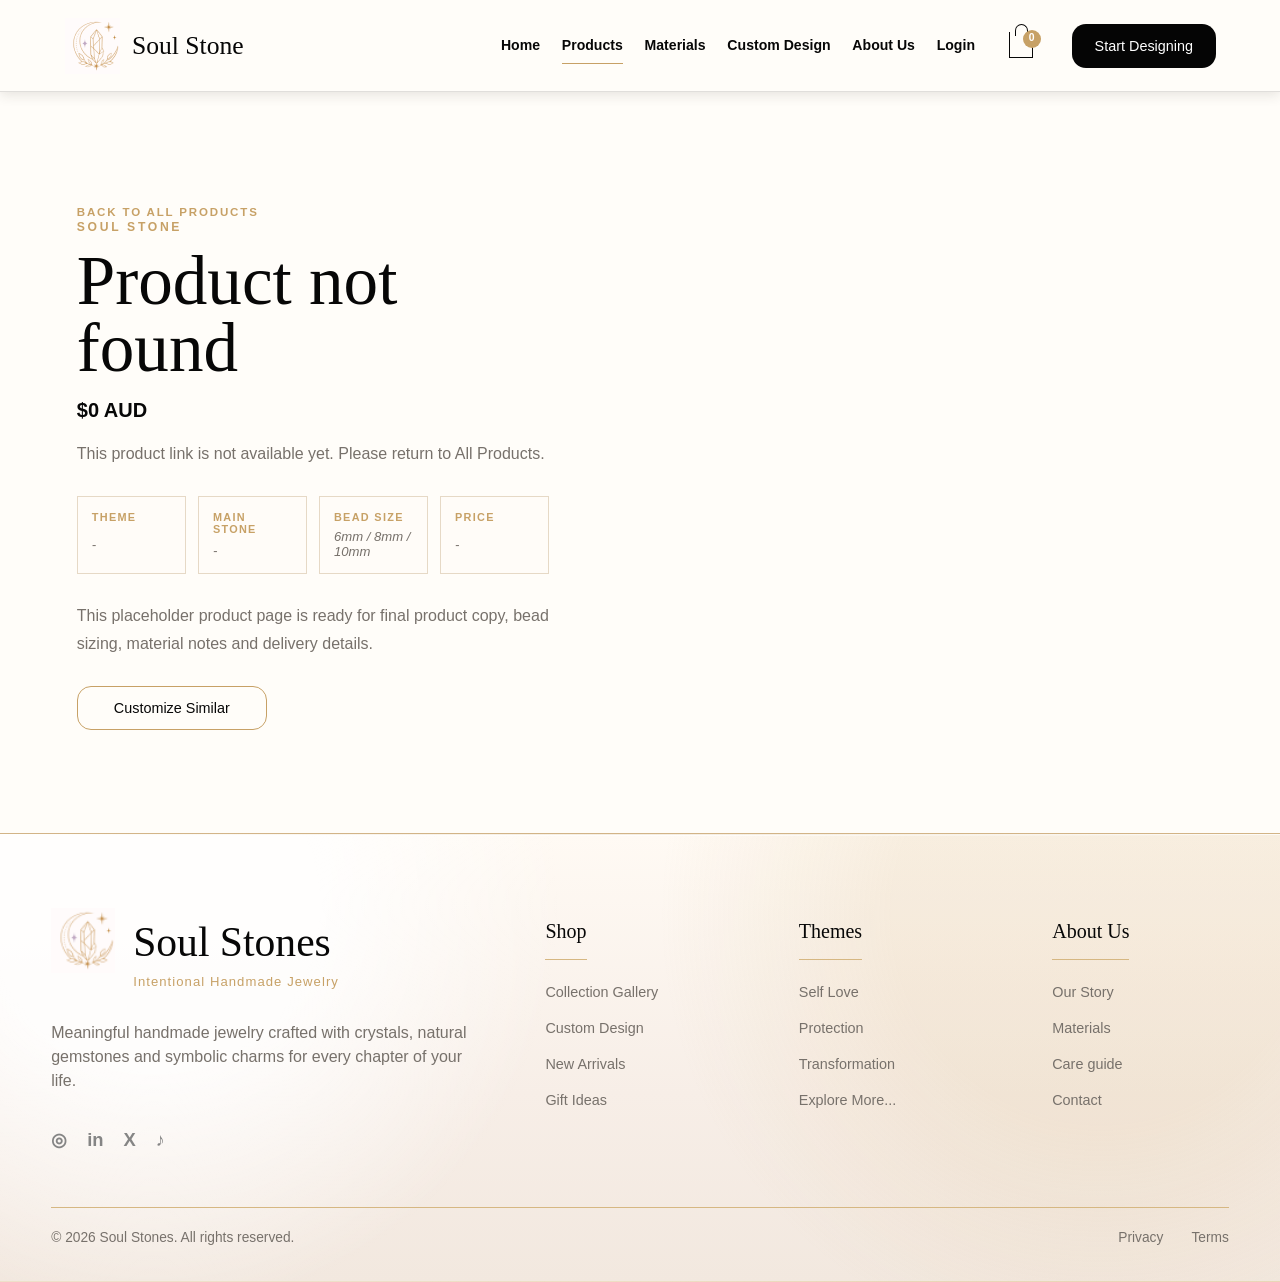
<file: 产品商业计划/product.html>
<!doctype html>
<html lang="en">
  <head>
    <meta charset="utf-8">
    <meta name="viewport" content="width=device-width, initial-scale=1">
    <title>Product | Soul Stone</title>
    <link rel="stylesheet" href="styles.css?v=product-detail">
  </head>
  <body>
    <header class="site-header">
      <a class="logo-link" href="index.html"><img class="logo-mark" src="assets/logo-mark.png" alt=""><span class="brand-name">Soul Stone</span></a>
      <button class="menu-button" aria-label="Open navigation" aria-expanded="false"><span></span></button>
      <div class="nav-wrap"><nav class="main-nav"><a href="index.html">Home</a><a href="products.html" aria-current="page">Products</a><a href="materials.html">Materials</a><a href="custom-design.html">Custom Design</a><a href="about.html">About Us</a><a href="login.html">Login</a><a class="cart-link" href="cart.html" aria-label="Cart"><span class="bag-icon" aria-hidden="true"></span><span class="cart-count">0</span></a></nav><a class="black-button" href="custom-design.html">Start Designing</a></div>
    </header>

    <main>
      <section class="section product-detail" id="productDetail">
        <img class="product-detail-image" id="detailImage" src="assets/collection-bracelets.png" alt="">
        <div class="product-detail-info">
          <a class="text-link" href="shop.html">Back to All Products</a>
          <span class="eyebrow" id="detailTheme">Soul Stone</span>
          <h1 id="detailTitle">Product</h1>
          <span class="detail-price" id="detailPrice">$0 AUD</span>
          <p class="detail-description" id="detailDescription">Loading product details.</p>
          <div class="detail-specs">
            <span><b>Theme</b><em id="detailSpecTheme">-</em></span>
            <span><b>Main Stone</b><em id="detailSpecStone">-</em></span>
            <span><b>Bead Size</b><em id="detailSpecSizes">6mm / 8mm / 10mm</em></span>
            <span><b>Price</b><em id="detailSpecPrice">-</em></span>
          </div>
          <p class="detail-description" id="detailLong">This placeholder product page is ready for final product copy, bead sizing, material notes and delivery details.</p>
          <div class="detail-actions">
            <button class="black-button add-cart" id="detailAddCart" type="button" data-product="Product" data-price="0">Add to Cart</button>
            <a class="outline-button" href="custom-design.html">Customize Similar</a>
          </div>
        </div>
      </section>
    </main>

    <footer class="site-footer"><div class="footer-main"><div class="footer-brand"><img src="assets/logo-mark.png" alt=""><div><h2>Soul Stones</h2><div class="mini">Intentional Handmade Jewelry</div></div><p>Meaningful handmade jewelry crafted with crystals, natural gemstones and symbolic charms for every chapter of your life.</p><div class="socials"><a href="https://www.instagram.com/" target="_blank" rel="noopener noreferrer">◎</a><a href="https://www.linkedin.com/" target="_blank" rel="noopener noreferrer">in</a><a href="https://x.com/" target="_blank" rel="noopener noreferrer">X</a><a href="https://www.tiktok.com/" target="_blank" rel="noopener noreferrer">♪</a></div></div><div class="footer-col"><h3>Shop</h3><a href="shop.html#collection-gallery">Collection Gallery</a><a href="custom-design.html">Custom Design</a><a href="shop.html#new-arrivals">New Arrivals</a><a href="shop.html#gift-ideas">Gift Ideas</a></div><div class="footer-col"><h3>Themes</h3><a href="shop.html">Self Love</a><a href="shop.html">Protection</a><a href="shop.html">Transformation</a><a href="shop.html">Explore More...</a></div><div class="footer-col"><h3>About Us</h3><a href="about.html">Our Story</a><a href="materials.html">Materials</a><a href="materials.html#care-guide">Care guide</a><a href="about.html#contact">Contact</a></div></div><div class="footer-bottom"><span>© 2026 Soul Stones. All rights reserved.</span><div class="legal"><a href="#">Privacy</a><a href="#">Terms</a></div></div></footer>
    <div class="toast"></div><script src="script.js?v=product-detail"></script>
  </body>
</html>
</file>
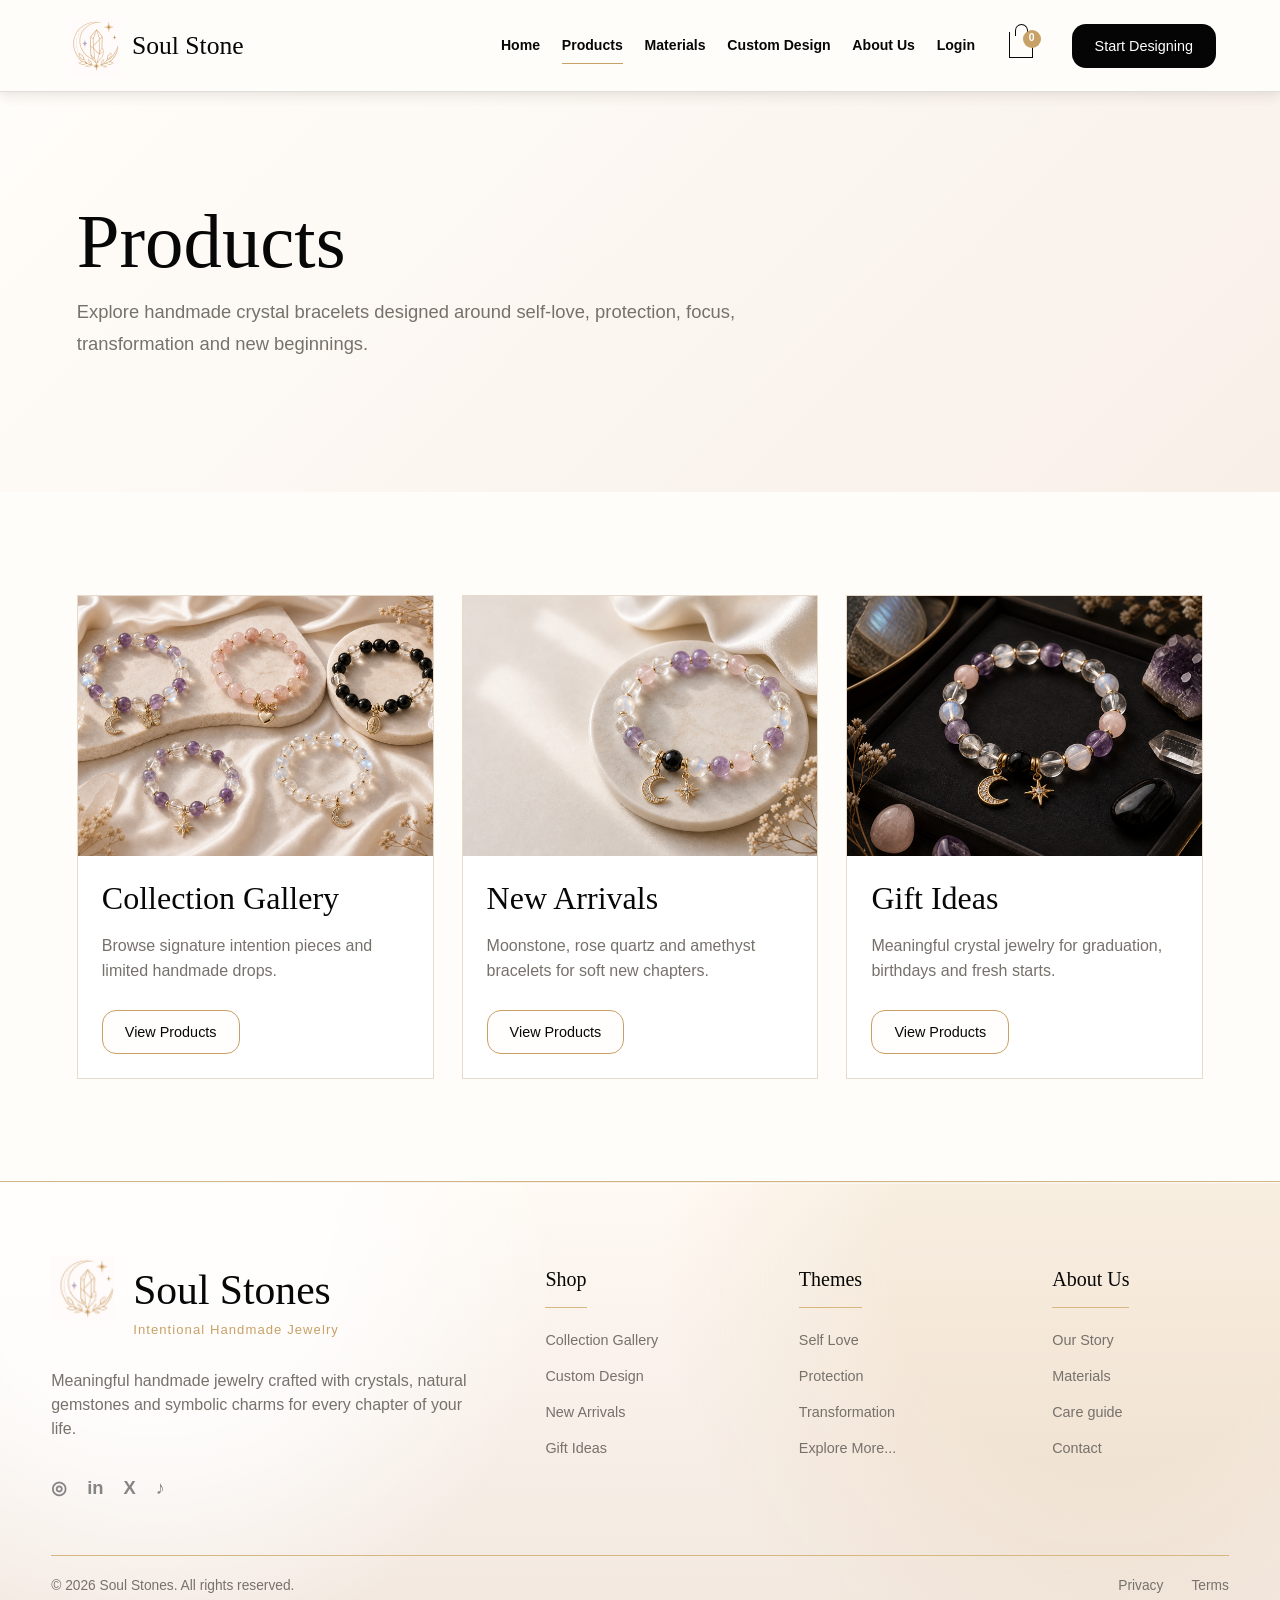
<file: 产品商业计划/products.html>
<!doctype html>
<html lang="en">
  <head>
    <meta charset="utf-8">
    <meta name="viewport" content="width=device-width, initial-scale=1">
    <title>Products | Soul Stone</title>
    <link rel="stylesheet" href="styles.css?v=products-shop-entry">
  </head>
  <body>
    <header class="site-header">
      <a class="logo-link" href="index.html"><img class="logo-mark" src="assets/logo-mark.png" alt=""><span class="brand-name">Soul Stone</span></a>
      <button class="menu-button" aria-label="Open navigation" aria-expanded="false"><span></span></button>
      <div class="nav-wrap"><nav class="main-nav"><a href="index.html">Home</a><a href="products.html" aria-current="page">Products</a><a href="materials.html">Materials</a><a href="custom-design.html">Custom Design</a><a href="about.html">About Us</a><a href="login.html">Login</a><a class="cart-link" href="cart.html" aria-label="Cart"><span class="bag-icon" aria-hidden="true"></span><span class="cart-count">0</span></a></nav><a class="black-button" href="custom-design.html">Start Designing</a></div>
    </header>
    <main>
      <section class="page-hero"><h1>Products</h1><p>Explore handmade crystal bracelets designed around self-love, protection, focus, transformation and new beginnings.</p></section>
      <section class="section"><div class="product-grid">
        <a class="card product-entry-card" id="collection-gallery" href="shop.html#collection-gallery"><img src="assets/collection-bracelets.png" alt=""><div class="card-body"><h2>Collection Gallery</h2><p>Browse signature intention pieces and limited handmade drops.</p><span class="outline-button">View Products</span></div></a>
        <a class="card product-entry-card" id="new-arrivals" href="shop.html#new-arrivals"><img src="assets/hero-bracelet.png" alt=""><div class="card-body"><h2>New Arrivals</h2><p>Moonstone, rose quartz and amethyst bracelets for soft new chapters.</p><span class="outline-button">View Products</span></div></a>
        <a class="card product-entry-card" id="gift-ideas" href="shop.html#gift-ideas"><img src="assets/obsidian-preview.png" alt=""><div class="card-body"><h2>Gift Ideas</h2><p>Meaningful crystal jewelry for graduation, birthdays and fresh starts.</p><span class="outline-button">View Products</span></div></a>
      </div></section>
    </main>
    <footer class="site-footer"><div class="footer-main"><div class="footer-brand"><img src="assets/logo-mark.png" alt=""><div><h2>Soul Stones</h2><div class="mini">Intentional Handmade Jewelry</div></div><p>Meaningful handmade jewelry crafted with crystals, natural gemstones and symbolic charms for every chapter of your life.</p><div class="socials"><a href="#">◎</a><a href="#">in</a><a href="#">X</a><a href="#">♪</a></div></div><div class="footer-col"><h3>Shop</h3><a href="products.html">Collection Gallery</a><a href="custom-design.html">Custom Design</a><a href="products.html">New Arrivals</a><a href="products.html">Gift Ideas</a></div><div class="footer-col"><h3>Themes</h3><a href="products.html">Self Love</a><a href="products.html">Protection</a><a href="products.html">Transformation</a><a href="products.html">Explore More...</a></div><div class="footer-col"><h3>About Us</h3><a href="about.html">Our Story</a><a href="materials.html">Materials</a><a href="materials.html">Care guide</a><a href="about.html">Contact</a></div></div><div class="footer-bottom"><span>© 2026 Soul Stones. All rights reserved.</span><div class="legal"><a href="#">Privacy</a><a href="#">Terms</a></div></div></footer>
    <div class="toast"></div><script src="script.js"></script>
  </body>
</html>
</file>
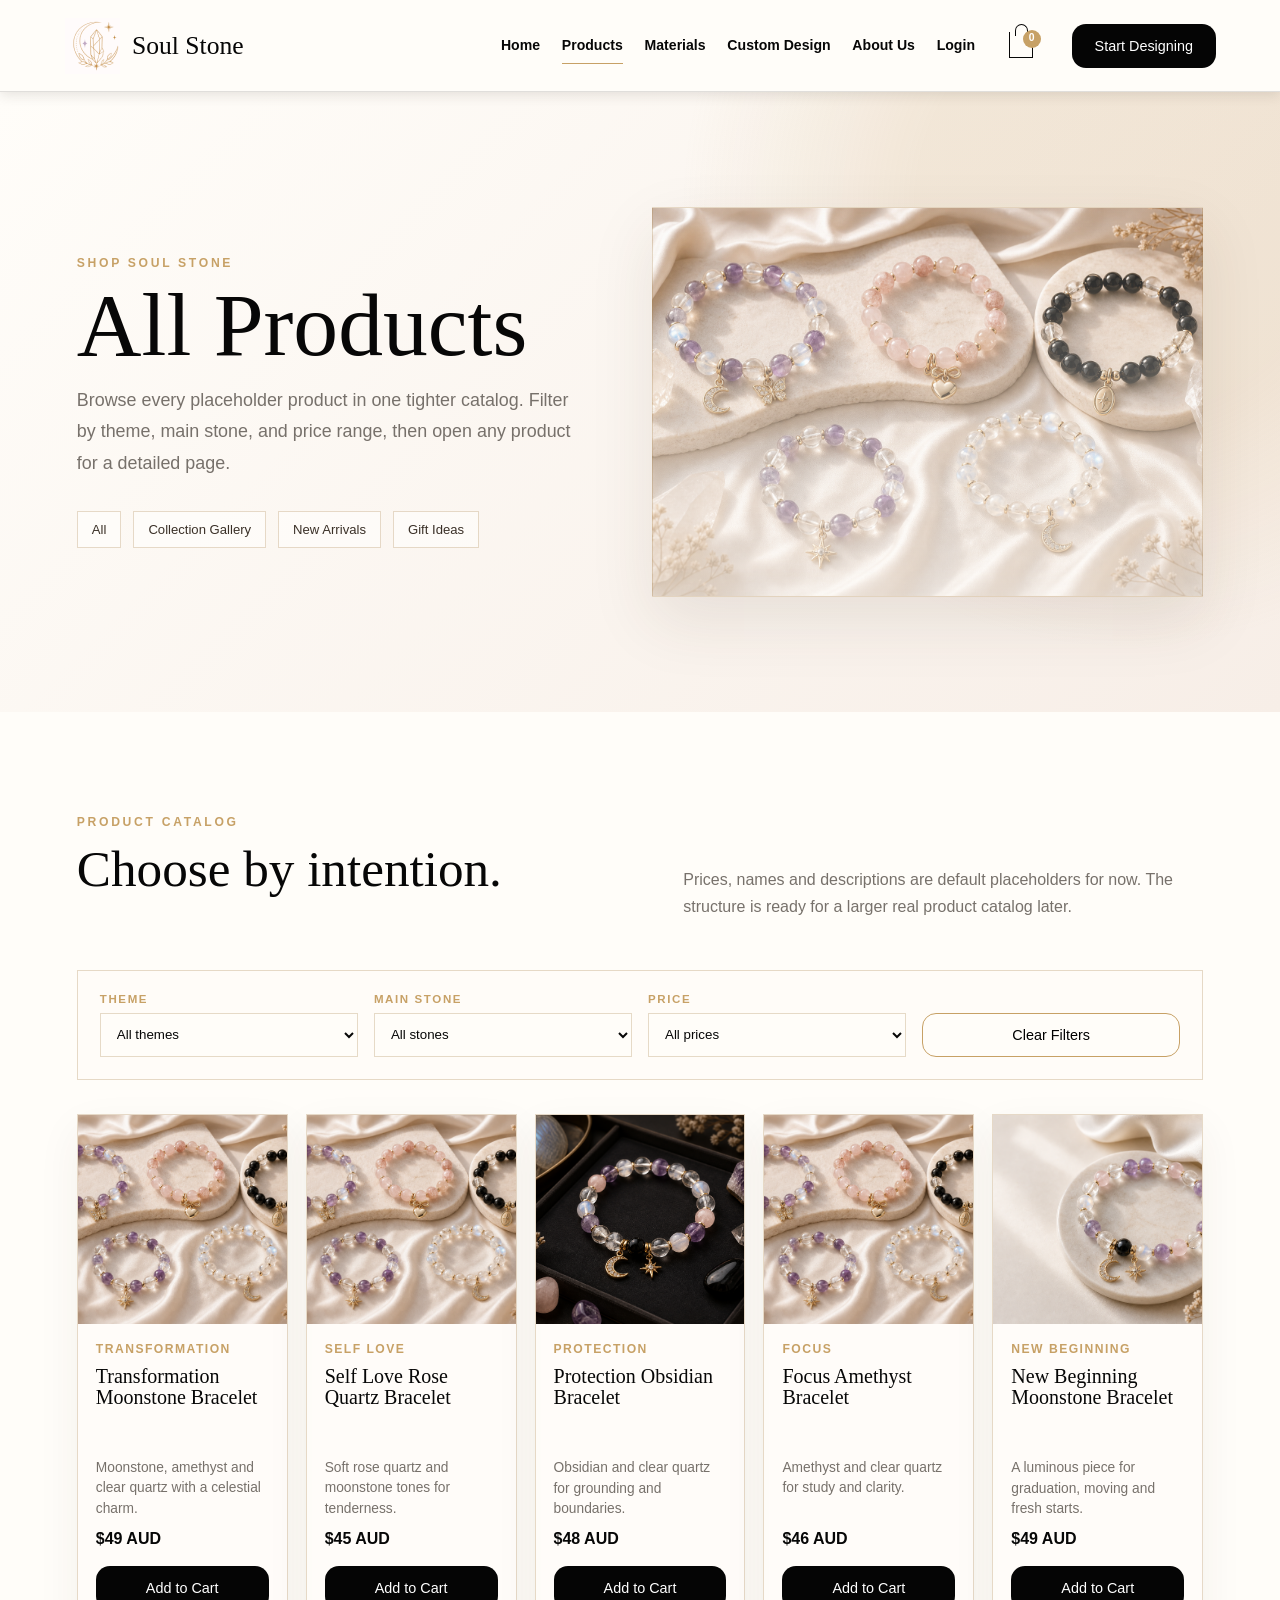
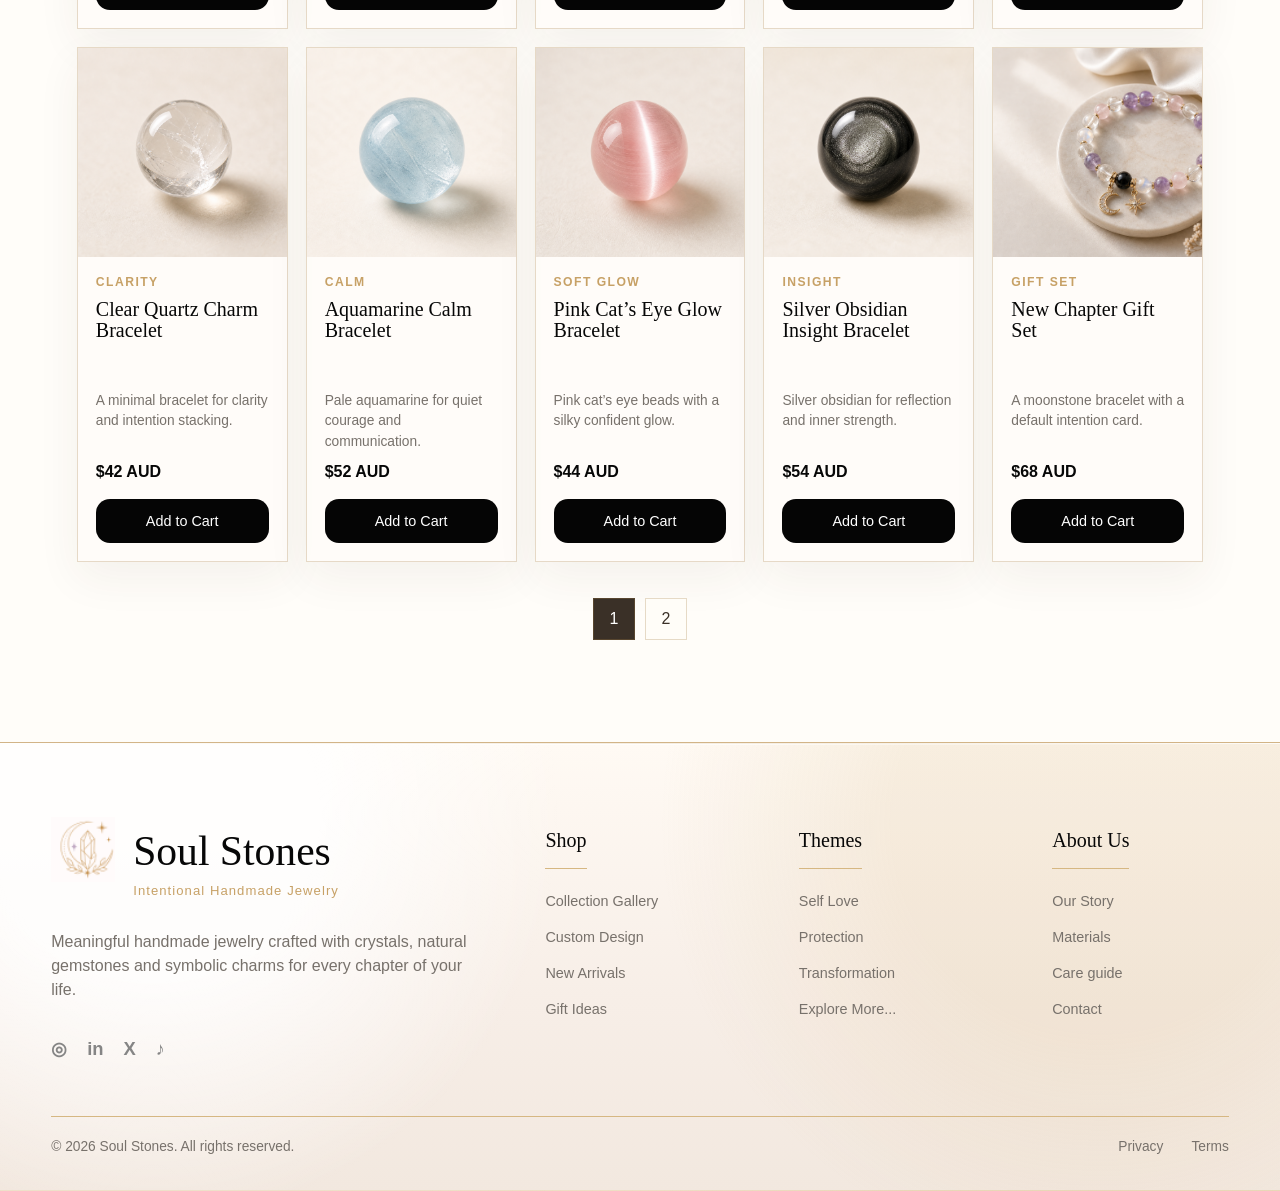
<file: 产品商业计划/shop.html>
<!doctype html>
<html lang="en">
  <head>
    <meta charset="utf-8">
    <meta name="viewport" content="width=device-width, initial-scale=1">
    <title>All Products | Soul Stone</title>
    <link rel="stylesheet" href="styles.css?v=shop-five-columns">
  </head>
  <body>
    <header class="site-header">
      <a class="logo-link" href="index.html"><img class="logo-mark" src="assets/logo-mark.png" alt=""><span class="brand-name">Soul Stone</span></a>
      <button class="menu-button" aria-label="Open navigation" aria-expanded="false"><span></span></button>
      <div class="nav-wrap"><nav class="main-nav"><a href="index.html">Home</a><a href="products.html" aria-current="page">Products</a><a href="materials.html">Materials</a><a href="custom-design.html">Custom Design</a><a href="about.html">About Us</a><a href="login.html">Login</a><a class="cart-link" href="cart.html" aria-label="Cart"><span class="bag-icon" aria-hidden="true"></span><span class="cart-count">0</span></a></nav><a class="black-button" href="custom-design.html">Start Designing</a></div>
    </header>

    <main>
      <section class="shop-hero">
        <div>
          <span class="eyebrow">Shop Soul Stone</span>
          <h1>All Products</h1>
          <p>Browse every placeholder product in one tighter catalog. Filter by theme, main stone, and price range, then open any product for a detailed page.</p>
          <div class="shop-nav" aria-label="Product sections">
            <a href="shop.html">All</a>
            <a href="shop.html#collection-gallery">Collection Gallery</a>
            <a href="shop.html#new-arrivals">New Arrivals</a>
            <a href="shop.html#gift-ideas">Gift Ideas</a>
          </div>
        </div>
        <div class="shop-hero-image" role="img" aria-label="Soul Stone bracelet collection"></div>
      </section>

      <section class="section catalog-section" id="collection-gallery">
        <div class="catalog-head">
          <div>
            <span class="eyebrow">Product Catalog</span>
            <h2 class="section-title">Choose by intention.</h2>
          </div>
          <p>Prices, names and descriptions are default placeholders for now. The structure is ready for a larger real product catalog later.</p>
        </div>

        <div class="filter-panel" aria-label="Product filters">
          <div class="filter-field">
            <label for="themeFilter">Theme</label>
            <select id="themeFilter">
              <option value="all">All themes</option>
              <option value="Transformation">Transformation</option>
              <option value="Self Love">Self Love</option>
              <option value="Protection">Protection</option>
              <option value="Focus">Focus</option>
              <option value="New Beginning">New Beginning</option>
              <option value="Gift">Gift Ideas</option>
            </select>
          </div>
          <div class="filter-field">
            <label for="stoneFilter">Main stone</label>
            <select id="stoneFilter">
              <option value="all">All stones</option>
              <option value="Moonstone">Moonstone</option>
              <option value="Rose Quartz">Rose Quartz</option>
              <option value="Obsidian">Obsidian</option>
              <option value="Amethyst">Amethyst</option>
              <option value="Clear Quartz">Clear Quartz</option>
              <option value="Aquamarine">Aquamarine</option>
              <option value="Cat's Eye">Cat's Eye</option>
              <option value="Silver Obsidian">Silver Obsidian</option>
            </select>
          </div>
          <div class="filter-field">
            <label for="priceFilter">Price</label>
            <select id="priceFilter">
              <option value="all">All prices</option>
              <option value="0-49">Under $50</option>
              <option value="50-69">$50 - $69</option>
              <option value="70-999">$70+</option>
            </select>
          </div>
          <button class="outline-button" type="button" id="clearFilters">Clear Filters</button>
        </div>

        <div class="product-list-grid" id="productGrid">
          <article class="shop-product-card" data-theme="Transformation" data-stone="Moonstone" data-price="49" data-category="collection-gallery">
            <a class="shop-product-link" href="product.html?id=transformation-moonstone-bracelet"><img src="assets/collection-bracelets.png" alt="Transformation Moonstone Bracelet"><div class="shop-product-body"><span class="product-meta">Transformation</span><h3>Transformation Moonstone Bracelet</h3><p>Moonstone, amethyst and clear quartz with a celestial charm.</p><span class="product-price">$49 AUD</span></div></a>
            <div class="shop-product-body"><button class="black-button add-cart" type="button" data-product="Transformation Moonstone Bracelet" data-price="49">Add to Cart</button></div>
          </article>
          <article class="shop-product-card" data-theme="Self Love" data-stone="Rose Quartz" data-price="45" data-category="collection-gallery">
            <a class="shop-product-link" href="product.html?id=self-love-rose-quartz-bracelet"><img src="assets/collection-bracelets.png" alt="Self Love Rose Quartz Bracelet"><div class="shop-product-body"><span class="product-meta">Self Love</span><h3>Self Love Rose Quartz Bracelet</h3><p>Soft rose quartz and moonstone tones for tenderness.</p><span class="product-price">$45 AUD</span></div></a>
            <div class="shop-product-body"><button class="black-button add-cart" type="button" data-product="Self Love Rose Quartz Bracelet" data-price="45">Add to Cart</button></div>
          </article>
          <article class="shop-product-card" data-theme="Protection" data-stone="Obsidian" data-price="48" data-category="collection-gallery">
            <a class="shop-product-link" href="product.html?id=protection-obsidian-bracelet"><img src="assets/obsidian-preview.png" alt="Protection Obsidian Bracelet"><div class="shop-product-body"><span class="product-meta">Protection</span><h3>Protection Obsidian Bracelet</h3><p>Obsidian and clear quartz for grounding and boundaries.</p><span class="product-price">$48 AUD</span></div></a>
            <div class="shop-product-body"><button class="black-button add-cart" type="button" data-product="Protection Obsidian Bracelet" data-price="48">Add to Cart</button></div>
          </article>
          <article class="shop-product-card" data-theme="Focus" data-stone="Amethyst" data-price="46" data-category="collection-gallery">
            <a class="shop-product-link" href="product.html?id=focus-amethyst-bracelet"><img src="assets/collection-bracelets.png" alt="Focus Amethyst Bracelet"><div class="shop-product-body"><span class="product-meta">Focus</span><h3>Focus Amethyst Bracelet</h3><p>Amethyst and clear quartz for study and clarity.</p><span class="product-price">$46 AUD</span></div></a>
            <div class="shop-product-body"><button class="black-button add-cart" type="button" data-product="Focus Amethyst Bracelet" data-price="46">Add to Cart</button></div>
          </article>
          <article class="shop-product-card" data-theme="New Beginning" data-stone="Moonstone" data-price="49" data-category="collection-gallery">
            <a class="shop-product-link" href="product.html?id=new-beginning-moonstone-bracelet"><img src="assets/hero-bracelet.png" alt="New Beginning Moonstone Bracelet"><div class="shop-product-body"><span class="product-meta">New Beginning</span><h3>New Beginning Moonstone Bracelet</h3><p>A luminous piece for graduation, moving and fresh starts.</p><span class="product-price">$49 AUD</span></div></a>
            <div class="shop-product-body"><button class="black-button add-cart" type="button" data-product="New Beginning Moonstone Bracelet" data-price="49">Add to Cart</button></div>
          </article>
          <article class="shop-product-card" data-theme="Focus" data-stone="Clear Quartz" data-price="42" data-category="collection-gallery">
            <a class="shop-product-link" href="product.html?id=clear-quartz-charm-bracelet"><img src="assets/stone-clear-quartz.png" alt="Clear Quartz Charm Bracelet"><div class="shop-product-body"><span class="product-meta">Clarity</span><h3>Clear Quartz Charm Bracelet</h3><p>A minimal bracelet for clarity and intention stacking.</p><span class="product-price">$42 AUD</span></div></a>
            <div class="shop-product-body"><button class="black-button add-cart" type="button" data-product="Clear Quartz Charm Bracelet" data-price="42">Add to Cart</button></div>
          </article>
          <article class="shop-product-card" data-theme="New Beginning" data-stone="Aquamarine" data-price="52" data-category="new-arrivals" id="new-arrivals">
            <a class="shop-product-link" href="product.html?id=aquamarine-calm-bracelet"><img src="assets/stone-aquamarine.png" alt="Aquamarine Calm Bracelet"><div class="shop-product-body"><span class="product-meta">Calm</span><h3>Aquamarine Calm Bracelet</h3><p>Pale aquamarine for quiet courage and communication.</p><span class="product-price">$52 AUD</span></div></a>
            <div class="shop-product-body"><button class="black-button add-cart" type="button" data-product="Aquamarine Calm Bracelet" data-price="52">Add to Cart</button></div>
          </article>
          <article class="shop-product-card" data-theme="Self Love" data-stone="Cat's Eye" data-price="44" data-category="new-arrivals">
            <a class="shop-product-link" href="product.html?id=pink-catseye-glow-bracelet"><img src="assets/stone-pink-catseye.png" alt="Pink Cat’s Eye Glow Bracelet"><div class="shop-product-body"><span class="product-meta">Soft Glow</span><h3>Pink Cat’s Eye Glow Bracelet</h3><p>Pink cat’s eye beads with a silky confident glow.</p><span class="product-price">$44 AUD</span></div></a>
            <div class="shop-product-body"><button class="black-button add-cart" type="button" data-product="Pink Cat’s Eye Glow Bracelet" data-price="44">Add to Cart</button></div>
          </article>
          <article class="shop-product-card" data-theme="Protection" data-stone="Silver Obsidian" data-price="54" data-category="new-arrivals">
            <a class="shop-product-link" href="product.html?id=silver-obsidian-insight-bracelet"><img src="assets/stone-silver-obsidian.png" alt="Silver Obsidian Insight Bracelet"><div class="shop-product-body"><span class="product-meta">Insight</span><h3>Silver Obsidian Insight Bracelet</h3><p>Silver obsidian for reflection and inner strength.</p><span class="product-price">$54 AUD</span></div></a>
            <div class="shop-product-body"><button class="black-button add-cart" type="button" data-product="Silver Obsidian Insight Bracelet" data-price="54">Add to Cart</button></div>
          </article>
          <article class="shop-product-card" data-theme="Gift" data-stone="Moonstone" data-price="68" data-category="gift-ideas" id="gift-ideas">
            <a class="shop-product-link" href="product.html?id=new-chapter-gift-set"><img src="assets/hero-bracelet.png" alt="New Chapter Gift Set"><div class="shop-product-body"><span class="product-meta">Gift Set</span><h3>New Chapter Gift Set</h3><p>A moonstone bracelet with a default intention card.</p><span class="product-price">$68 AUD</span></div></a>
            <div class="shop-product-body"><button class="black-button add-cart" type="button" data-product="New Chapter Gift Set" data-price="68">Add to Cart</button></div>
          </article>
          <article class="shop-product-card" data-theme="Gift" data-stone="Clear Quartz" data-price="75" data-category="gift-ideas">
            <a class="shop-product-link" href="product.html?id=custom-intention-gift-card"><img src="assets/about-studio.png" alt="Custom Intention Gift Card"><div class="shop-product-body"><span class="product-meta">Custom Gift</span><h3>Custom Intention Gift Card</h3><p>A custom design option for a personal intention-led gift.</p><span class="product-price">$75 AUD</span></div></a>
            <div class="shop-product-body"><button class="black-button add-cart" type="button" data-product="Custom Intention Gift Card" data-price="75">Add to Cart</button></div>
          </article>
          <article class="shop-product-card" data-theme="Gift" data-stone="Rose Quartz" data-price="88" data-category="gift-ideas">
            <a class="shop-product-link" href="product.html?id=friendship-intention-pair"><img src="assets/collection-bracelets.png" alt="Friendship Intention Pair"><div class="shop-product-body"><span class="product-meta">Pair Set</span><h3>Friendship Intention Pair</h3><p>Two coordinated bracelets for friendship or shared milestones.</p><span class="product-price">$88 AUD</span></div></a>
            <div class="shop-product-body"><button class="black-button add-cart" type="button" data-product="Friendship Intention Pair" data-price="88">Add to Cart</button></div>
          </article>
        </div>
        <p class="catalog-empty" id="catalogEmpty">No products match these filters yet.</p>
        <div class="pagination" id="catalogPagination" aria-label="Product pagination"></div>
      </section>
    </main>

    <footer class="site-footer"><div class="footer-main"><div class="footer-brand"><img src="assets/logo-mark.png" alt=""><div><h2>Soul Stones</h2><div class="mini">Intentional Handmade Jewelry</div></div><p>Meaningful handmade jewelry crafted with crystals, natural gemstones and symbolic charms for every chapter of your life.</p><div class="socials"><a href="https://www.instagram.com/" target="_blank" rel="noopener noreferrer">◎</a><a href="https://www.linkedin.com/" target="_blank" rel="noopener noreferrer">in</a><a href="https://x.com/" target="_blank" rel="noopener noreferrer">X</a><a href="https://www.tiktok.com/" target="_blank" rel="noopener noreferrer">♪</a></div></div><div class="footer-col"><h3>Shop</h3><a href="shop.html#collection-gallery">Collection Gallery</a><a href="custom-design.html">Custom Design</a><a href="shop.html#new-arrivals">New Arrivals</a><a href="shop.html#gift-ideas">Gift Ideas</a></div><div class="footer-col"><h3>Themes</h3><a href="shop.html">Self Love</a><a href="shop.html">Protection</a><a href="shop.html">Transformation</a><a href="shop.html">Explore More...</a></div><div class="footer-col"><h3>About Us</h3><a href="about.html">Our Story</a><a href="materials.html">Materials</a><a href="materials.html#care-guide">Care guide</a><a href="about.html#contact">Contact</a></div></div><div class="footer-bottom"><span>© 2026 Soul Stones. All rights reserved.</span><div class="legal"><a href="#">Privacy</a><a href="#">Terms</a></div></div></footer>
    <div class="toast"></div><script src="script.js?v=shop-five-columns"></script>
  </body>
</html>
</file>
<file: 产品商业计划/styles.css>
:root {
  --paper: #fffdf9;
  --ivory: #fbf6f0;
  --cream: #f6eee7;
  --line: #d6b782;
  --line-soft: rgba(164, 125, 69, .28);
  --gold: #c7a166;
  --brown: #3a3027;
  --ink: #070707;
  --muted: #77716b;
  --charcoal: #26221e;
  --display: "Didot", "Bodoni 72", "Georgia", serif;
  --body: "Avenir Next", "Gill Sans", "Trebuchet MS", sans-serif;
}

* {
  box-sizing: border-box;
}

html {
  scroll-behavior: smooth;
}

body {
  margin: 0;
  background: var(--paper);
  color: var(--ink);
  font-family: var(--body);
}

a {
  color: inherit;
  text-decoration: none;
}

img {
  display: block;
  max-width: 100%;
}

button,
input {
  font: inherit;
}

.site-header {
  position: sticky;
  top: 0;
  z-index: 20;
  display: flex;
  align-items: center;
  justify-content: space-between;
  min-height: 92px;
  padding: 0 clamp(22px, 5vw, 72px);
  background: rgba(255, 253, 249, .94);
  border-bottom: 1px solid rgba(0, 0, 0, .12);
  box-shadow: 0 3px 12px rgba(48, 40, 33, .12);
  backdrop-filter: blur(16px);
}

.logo-link {
  display: inline-flex;
  align-items: center;
  gap: 12px;
  min-width: max-content;
}

.logo-mark {
  width: 56px;
  height: 56px;
  object-fit: contain;
}

.brand-name {
  font-family: var(--display);
  font-size: clamp(1.55rem, 2vw, 1.95rem);
  line-height: 1;
}

.nav-wrap {
  display: flex;
  align-items: center;
  gap: clamp(16px, 2.1vw, 32px);
}

.main-nav {
  display: flex;
  align-items: center;
  gap: clamp(14px, 1.7vw, 28px);
  font-size: .88rem;
  font-weight: 600;
}

.main-nav a {
  padding: 10px 0;
  border-bottom: 1px solid transparent;
}

.main-nav a:hover,
.main-nav a[aria-current="page"] {
  border-bottom-color: var(--gold);
}

.cart-link {
  position: relative;
  display: inline-grid;
  place-items: center;
  width: 48px;
  height: 48px;
  padding: 0;
}

.cart-link:hover,
.cart-link[aria-current="page"] {
  border-bottom-color: transparent;
}

.bag-icon {
  position: relative;
  width: 24px;
  height: 26px;
  border: 1.8px solid currentColor;
  border-top: 0;
}

.bag-icon::before {
  content: "";
  position: absolute;
  left: 5px;
  top: -8px;
  width: 11px;
  height: 11px;
  border: 1.8px solid currentColor;
  border-bottom: 0;
  border-radius: 12px 12px 0 0;
}

.cart-count {
  position: absolute;
  top: 8px;
  right: 4px;
  display: grid;
  place-items: center;
  width: 18px;
  height: 18px;
  border-radius: 50%;
  background: var(--gold);
  color: white;
  font-size: .65rem;
  font-weight: 700;
  line-height: 1;
}

.black-button,
.gold-button,
.outline-button {
  display: inline-flex;
  align-items: center;
  justify-content: center;
  gap: 14px;
  min-height: 44px;
  padding: 0 22px;
  border-radius: 14px;
  font-size: .9rem;
  border: 1px solid transparent;
  cursor: pointer;
  transition: transform .22s ease, background .22s ease, border-color .22s ease;
}

.black-button {
  background: #050505;
  color: white;
}

.gold-button {
  background: var(--brown);
  color: white;
  border-radius: 24px;
}

.outline-button {
  border-color: var(--gold);
  background: rgba(255, 253, 249, .44);
}

.black-button:hover,
.gold-button:hover,
.outline-button:hover {
  transform: translateY(-2px);
}

.menu-button {
  display: none;
  width: 44px;
  height: 44px;
  border: 1px solid var(--line-soft);
  background: transparent;
  border-radius: 0;
}

.menu-button span,
.menu-button::before,
.menu-button::after {
  content: "";
  display: block;
  width: 19px;
  height: 1px;
  margin: 5px auto;
  background: var(--ink);
}

.hero {
  position: relative;
  min-height: calc(100svh - 92px);
  display: flex;
  align-items: center;
  padding: clamp(72px, 10vw, 140px) clamp(28px, 6vw, 86px);
  overflow: hidden;
  background: var(--paper);
}

.hero::before {
  content: "";
  position: absolute;
  inset: -3%;
  background: url("assets/hero-bracelet.png") center right / cover no-repeat;
  animation: heroDrift 18s ease-in-out infinite alternate;
  will-change: transform;
}

.hero::after {
  content: "";
  position: absolute;
  inset: 0;
  background:
    linear-gradient(90deg, rgba(255, 253, 249, .96) 0%, rgba(255, 253, 249, .86) 30%, rgba(255, 253, 249, .18) 62%, rgba(255, 253, 249, .02) 100%),
    linear-gradient(180deg, rgba(255, 253, 249, .04) 0%, rgba(255, 253, 249, .42) 100%);
}

@keyframes heroDrift {
  0% {
    transform: scale(1.02) translate3d(0, 0, 0);
  }

  100% {
    transform: scale(1.1) translate3d(-2.4%, 1.4%, 0);
  }
}

.hero-copy {
  max-width: 560px;
  position: relative;
  z-index: 1;
}

.hero h1,
.page-hero h1 {
  margin: 0;
  font-family: var(--display);
  font-size: clamp(4.4rem, 6vw, 6.6rem);
  font-weight: 400;
  line-height: .92;
}

.tagline {
  margin: 22px 0 38px;
  color: var(--gold);
  font-size: clamp(1.55rem, 2.2vw, 2.15rem);
}

.hero-copy p {
  max-width: 520px;
  margin: 0 0 52px;
  font-size: clamp(1.25rem, 1.8vw, 1.72rem);
  line-height: 1.2;
}

.hero-actions {
  display: flex;
  align-items: center;
  gap: 34px;
}

.page-hero {
  padding: clamp(72px, 9vw, 128px) clamp(26px, 6vw, 86px);
  background: linear-gradient(135deg, #fffdf9 0%, #f8efe8 100%);
}

.page-hero p {
  max-width: 680px;
  color: var(--muted);
  font-size: 1.15rem;
  line-height: 1.7;
}

.materials-hero {
  position: relative;
  overflow: hidden;
  display: grid;
  grid-template-columns: minmax(320px, .9fr) minmax(360px, 1.1fr);
  gap: clamp(36px, 6vw, 92px);
  align-items: center;
  padding: clamp(72px, 9vw, 128px) clamp(26px, 6vw, 86px);
  background:
    radial-gradient(circle at 84% 20%, rgba(199, 161, 102, .18) 0 18%, transparent 36%),
    linear-gradient(135deg, #fffdf9 0%, #f7eee7 100%);
}

.materials-hero h1 {
  margin: 0;
  font-family: var(--display);
  font-size: clamp(4.4rem, 7vw, 7rem);
  font-weight: 400;
  line-height: .9;
}

.materials-hero p {
  max-width: 620px;
  color: var(--muted);
  font-size: 1.12rem;
  line-height: 1.75;
}

.materials-hero-art {
  min-height: 390px;
  border: 1px solid var(--line-soft);
  background:
    linear-gradient(180deg, rgba(255, 253, 249, .08), rgba(255, 253, 249, .68)),
    url("assets/collection-bracelets.png") center / cover no-repeat;
  box-shadow: 0 24px 60px rgba(70, 52, 34, .1);
}

.about-hero {
  display: grid;
  grid-template-columns: minmax(320px, .92fr) minmax(360px, 1.08fr);
  gap: clamp(38px, 6vw, 92px);
  align-items: center;
  padding: clamp(72px, 9vw, 128px) clamp(26px, 6vw, 86px);
  background:
    radial-gradient(circle at 12% 18%, rgba(255, 255, 255, .82) 0 15%, transparent 34%),
    linear-gradient(135deg, #fffdf9 0%, #f5ece4 100%);
}

.about-hero h1 {
  margin: 0;
  font-family: var(--display);
  font-size: clamp(4.2rem, 7vw, 7rem);
  font-weight: 400;
  line-height: .92;
}

.about-hero p {
  max-width: 650px;
  color: var(--muted);
  font-size: 1.12rem;
  line-height: 1.78;
}

.about-hero-image {
  min-height: 460px;
  border: 1px solid var(--line-soft);
  background:
    linear-gradient(180deg, rgba(255, 253, 249, 0), rgba(255, 253, 249, .28)),
    url("assets/about-studio.png") center / cover no-repeat;
  box-shadow: 0 24px 70px rgba(55, 42, 30, .12);
}

.about-story {
  display: grid;
  grid-template-columns: minmax(300px, .8fr) minmax(420px, 1.2fr);
  gap: clamp(34px, 6vw, 88px);
  align-items: start;
}

.about-story h2,
.about-contact h2 {
  margin: 0;
  font-family: var(--display);
  font-size: clamp(2.7rem, 5vw, 5rem);
  font-weight: 400;
  line-height: .96;
}

.about-story-copy {
  display: grid;
  gap: 22px;
  color: var(--muted);
  line-height: 1.8;
  font-size: 1.02rem;
}

.about-quote {
  padding: clamp(34px, 5vw, 72px);
  background: var(--charcoal);
  color: #fff8ef;
}

.about-quote p {
  max-width: 980px;
  margin: 0 auto;
  font-family: var(--display);
  font-size: clamp(2.2rem, 4.2vw, 4.8rem);
  line-height: 1.02;
  text-align: center;
}

.values-grid {
  display: grid;
  grid-template-columns: repeat(4, minmax(0, 1fr));
  border-top: 1px solid var(--line-soft);
  border-bottom: 1px solid var(--line-soft);
}

.value-card {
  min-height: 230px;
  padding: 30px;
  border-right: 1px solid var(--line-soft);
  background: rgba(255, 253, 249, .58);
}

.value-card:last-child {
  border-right: 0;
}

.value-card span {
  color: var(--gold);
  font-family: var(--display);
  font-size: 2.2rem;
}

.value-card h3 {
  margin: 14px 0 10px;
  font-family: var(--display);
  font-size: 1.75rem;
  font-weight: 400;
}

.value-card p {
  color: var(--muted);
  line-height: 1.6;
}

.process-list {
  display: grid;
  grid-template-columns: repeat(4, minmax(0, 1fr));
  gap: 0;
  border: 1px solid var(--line-soft);
  background: #fffaf5;
}

.process-step {
  padding: 30px;
  border-right: 1px solid var(--line-soft);
}

.process-step:last-child {
  border-right: 0;
}

.process-step b {
  color: var(--gold);
  font-family: var(--display);
  font-size: 2.4rem;
  font-weight: 400;
}

.process-step h3 {
  margin: 16px 0 10px;
  font-family: var(--display);
  font-size: 1.7rem;
  font-weight: 400;
}

.process-step p {
  color: var(--muted);
  line-height: 1.65;
}

.about-contact {
  display: grid;
  grid-template-columns: minmax(300px, .9fr) minmax(360px, 1.1fr);
  gap: clamp(34px, 6vw, 86px);
  align-items: center;
  background:
    radial-gradient(circle at 90% 12%, rgba(199, 161, 102, .17), transparent 34%),
    #f7eee7;
}

.about-contact p {
  color: var(--muted);
  line-height: 1.75;
}

.section {
  padding: clamp(64px, 8vw, 110px) clamp(26px, 6vw, 86px);
}

.section-title {
  margin: 0 0 42px;
  font-family: var(--display);
  font-weight: 400;
  font-size: clamp(2.4rem, 4vw, 4.1rem);
  line-height: 1;
}

.center-title {
  max-width: 900px;
  margin-inline: auto;
  text-align: center;
}

.eyebrow {
  display: block;
  margin-bottom: 14px;
  color: var(--gold);
  font-size: .76rem;
  font-weight: 700;
  letter-spacing: .22em;
  text-transform: uppercase;
}

.product-grid,
.info-grid {
  display: grid;
  grid-template-columns: repeat(3, minmax(0, 1fr));
  gap: 28px;
}

.material-grid {
  display: grid;
  grid-template-columns: repeat(3, minmax(0, 1fr));
  gap: 22px;
}

.material-search {
  display: grid;
  gap: 10px;
  max-width: 620px;
  margin: -18px auto 36px;
}

.material-search label {
  color: var(--gold);
  font-size: .72rem;
  font-weight: 700;
  letter-spacing: .14em;
  text-align: center;
  text-transform: uppercase;
}

.material-search input {
  width: 100%;
  min-height: 52px;
  padding: 0 18px;
  border: 1px solid var(--line-soft);
  background: rgba(255, 253, 249, .82);
  color: var(--ink);
  box-shadow: 0 14px 36px rgba(73, 55, 38, .06);
}

.material-search input:focus {
  outline: 1px solid var(--gold);
}

.material-browser {
  display: grid;
  grid-template-columns: 48px minmax(0, 1fr) 48px;
  gap: 18px;
  align-items: center;
}

.material-arrow {
  display: grid;
  place-items: center;
  width: 48px;
  height: 48px;
  border: 1px solid var(--line-soft);
  border-radius: 50%;
  background: rgba(255, 253, 249, .86);
  color: var(--brown);
  font-family: var(--display);
  font-size: 2rem;
  cursor: pointer;
  transition: transform .2s ease, background .2s ease;
}

.material-arrow:hover {
  transform: translateY(-2px);
  background: white;
}

.material-arrow:disabled {
  cursor: default;
  opacity: .38;
  transform: none;
}

.material-pager {
  display: flex;
  justify-content: center;
  margin-top: 26px;
  color: var(--gold);
  font-size: .78rem;
  font-weight: 700;
  letter-spacing: .14em;
  text-transform: uppercase;
}

.material-card {
  display: grid;
  grid-template-columns: 120px 1fr;
  gap: 22px;
  min-height: 250px;
  padding: 24px;
  border: 1px solid var(--line-soft);
  background: rgba(255, 253, 249, .78);
  box-shadow: 0 16px 42px rgba(73, 55, 38, .06);
}

.material-card img {
  width: 108px;
  height: 108px;
  border-radius: 50%;
  object-fit: cover;
  box-shadow: 0 14px 28px rgba(55, 44, 34, .12);
}

.material-card h2 {
  margin: 0 0 5px;
  font-family: var(--display);
  font-weight: 400;
  font-size: clamp(1.65rem, 2vw, 2.15rem);
}

.material-card .zh {
  color: var(--gold);
  font-size: .82rem;
  font-weight: 700;
}

.material-card p {
  color: var(--muted);
  font-size: .92rem;
  line-height: 1.62;
}

.material-tags {
  display: flex;
  flex-wrap: wrap;
  gap: 8px;
  margin-top: 14px;
}

.material-tags span {
  padding: 6px 10px;
  border: 1px solid var(--line-soft);
  color: var(--brown);
  background: rgba(255, 255, 255, .55);
  font-size: .72rem;
}

.material-more {
  margin-top: 18px;
  padding: 0;
  border: 0;
  background: transparent;
  color: var(--gold);
  font-size: .72rem;
  font-weight: 700;
  letter-spacing: .14em;
  text-transform: uppercase;
  cursor: pointer;
}

.material-extra {
  display: none;
  margin-top: 14px;
  padding-top: 14px;
  border-top: 1px solid var(--line-soft);
  color: var(--muted);
  font-size: .86rem;
  line-height: 1.6;
}

.material-card.is-expanded .material-extra {
  display: block;
}

.care-layout {
  display: grid;
  grid-template-columns: minmax(300px, .82fr) minmax(420px, 1.18fr);
  gap: clamp(34px, 6vw, 86px);
  align-items: start;
}

.care-intro {
  position: sticky;
  top: 116px;
}

.care-steps {
  display: grid;
  border-top: 1px solid var(--line-soft);
}

.care-step {
  display: grid;
  grid-template-columns: 58px 1fr;
  gap: 20px;
  padding: 28px 0;
  border-bottom: 1px solid var(--line-soft);
}

.care-step b {
  display: grid;
  place-items: center;
  width: 42px;
  height: 42px;
  border-radius: 50%;
  background: var(--brown);
  color: white;
  font-family: var(--display);
  font-weight: 400;
}

.care-step h3 {
  margin: 0 0 8px;
  font-family: var(--display);
  font-size: 1.6rem;
  font-weight: 400;
}

.care-step p {
  margin: 0;
  color: var(--muted);
  line-height: 1.65;
}

.faq-wrap {
  max-width: 980px;
  margin: 0 auto;
}

.faq-item {
  border-top: 1px solid var(--line-soft);
}

.faq-item:last-child {
  border-bottom: 1px solid var(--line-soft);
}

.faq-item summary {
  display: flex;
  justify-content: space-between;
  gap: 24px;
  padding: 24px 0;
  cursor: pointer;
  font-family: var(--display);
  font-size: clamp(1.35rem, 2vw, 1.9rem);
  list-style: none;
}

.faq-item summary::-webkit-details-marker {
  display: none;
}

.faq-item summary::after {
  content: "+";
  color: var(--gold);
  font-family: var(--body);
}

.faq-item[open] summary::after {
  content: "-";
}

.faq-item p {
  max-width: 760px;
  margin: 0 0 24px;
  color: var(--muted);
  line-height: 1.75;
}

.intention-row {
  display: grid;
  grid-template-columns: repeat(5, minmax(0, 1fr));
  border-top: 1px solid var(--line-soft);
  border-bottom: 1px solid var(--line-soft);
}

.intention-item {
  min-height: 440px;
  display: flex;
  flex-direction: column;
  justify-content: space-between;
  padding: 28px 24px 0;
  border-right: 1px solid var(--line-soft);
  background: rgba(255, 255, 255, .38);
  overflow: hidden;
}

.intention-item:last-child {
  border-right: 0;
}

.intention-item .symbol {
  color: var(--gold);
  font-family: var(--display);
  font-size: 2.4rem;
}

.intention-item h3 {
  margin: 12px 0 8px;
  font-family: var(--display);
  font-weight: 400;
  font-size: clamp(1.55rem, 2vw, 2rem);
}

.intention-item p {
  color: var(--muted);
  font-size: .9rem;
  line-height: 1.5;
}

.intention-item img {
  width: calc(100% + 48px);
  height: 210px;
  margin-left: -24px;
  object-fit: cover;
}

.intention-item:nth-child(1) img { object-position: 8% center; }
.intention-item:nth-child(2) img { object-position: 30% center; }
.intention-item:nth-child(3) img { object-position: 52% center; }
.intention-item:nth-child(4) img { object-position: 72% center; }
.intention-item:nth-child(5) img { object-position: 94% center; }

.text-link {
  display: inline-flex;
  align-items: center;
  gap: 10px;
  margin-top: 12px;
  color: var(--gold);
  font-size: .72rem;
  font-weight: 700;
  letter-spacing: .16em;
  text-transform: uppercase;
}

.card {
  border: 1px solid var(--line-soft);
  background: white;
  min-height: 220px;
}

.card img {
  width: 100%;
  height: 260px;
  object-fit: cover;
}

.card-body {
  padding: 24px;
}

.card h2,
.card h3 {
  margin: 0 0 10px;
  font-family: var(--display);
  font-weight: 400;
  font-size: 2rem;
}

.card p {
  color: var(--muted);
  line-height: 1.6;
}

.product-entry-card {
  display: block;
  color: inherit;
  transition: transform .22s ease, box-shadow .22s ease;
}

.product-entry-card:hover {
  transform: translateY(-4px);
  box-shadow: 0 18px 48px rgba(73, 55, 38, .1);
}

.product-entry-card .outline-button {
  margin-top: 10px;
}

.shop-hero {
  display: grid;
  grid-template-columns: minmax(320px, .95fr) minmax(360px, 1.05fr);
  gap: clamp(36px, 6vw, 92px);
  align-items: center;
  padding: clamp(72px, 9vw, 128px) clamp(26px, 6vw, 86px);
  background:
    radial-gradient(circle at 88% 18%, rgba(199, 161, 102, .18) 0 17%, transparent 36%),
    linear-gradient(135deg, #fffdf9 0%, #f7eee7 100%);
}

.shop-hero h1 {
  margin: 0;
  font-family: var(--display);
  font-size: clamp(4rem, 7vw, 7rem);
  font-weight: 400;
  line-height: .92;
}

.shop-hero p {
  max-width: 640px;
  color: var(--muted);
  font-size: 1.12rem;
  line-height: 1.75;
}

.shop-hero-image {
  min-height: 390px;
  border: 1px solid var(--line-soft);
  background:
    linear-gradient(180deg, rgba(255, 253, 249, .08), rgba(255, 253, 249, .62)),
    url("assets/collection-bracelets.png") center / cover no-repeat;
  box-shadow: 0 24px 60px rgba(70, 52, 34, .1);
}

.shop-nav {
  display: flex;
  flex-wrap: wrap;
  gap: 12px;
  margin-top: 32px;
}

.shop-nav a {
  padding: 10px 14px;
  border: 1px solid var(--line-soft);
  background: rgba(255, 255, 255, .46);
  color: var(--brown);
  font-size: .82rem;
}

.catalog-head {
  display: flex;
  justify-content: space-between;
  gap: 24px;
  align-items: end;
  margin-bottom: 34px;
}

.catalog-head p {
  max-width: 520px;
  color: var(--muted);
  line-height: 1.65;
}

.filter-panel {
  display: grid;
  grid-template-columns: repeat(4, minmax(160px, 1fr));
  gap: 16px;
  align-items: end;
  margin: 0 0 34px;
  padding: 22px;
  border: 1px solid var(--line-soft);
  background: rgba(255, 253, 249, .78);
}

.filter-field {
  display: grid;
  gap: 8px;
}

.filter-field label {
  color: var(--gold);
  font-size: .72rem;
  font-weight: 700;
  letter-spacing: .14em;
  text-transform: uppercase;
}

.filter-field select {
  min-height: 44px;
  padding: 0 12px;
  border: 1px solid var(--line-soft);
  background: #fffdf9;
  color: var(--ink);
}

.product-list-grid {
  display: grid;
  grid-template-columns: repeat(5, minmax(0, 1fr));
  gap: 18px;
  align-items: stretch;
}

.shop-product-card {
  display: flex;
  flex-direction: column;
  border: 1px solid var(--line-soft);
  background: rgba(255, 253, 249, .82);
  box-shadow: 0 16px 42px rgba(73, 55, 38, .06);
  cursor: pointer;
  transition: transform .2s ease, box-shadow .2s ease;
}

.shop-product-card:hover {
  transform: translateY(-3px);
  box-shadow: 0 18px 48px rgba(73, 55, 38, .1);
}

.shop-product-link {
  display: flex;
  flex: 1;
  flex-direction: column;
  color: inherit;
}

.shop-product-card img {
  width: 100%;
  aspect-ratio: 1 / 1;
  height: auto;
  object-fit: cover;
}

.shop-product-body {
  display: grid;
  gap: 10px;
  padding: 18px;
}

.shop-product-link .shop-product-body {
  flex: 1;
  display: flex;
  flex-direction: column;
}

.shop-product-body h3 {
  margin: 0;
  font-family: var(--display);
  font-weight: 400;
  font-size: clamp(1.25rem, 1.5vw, 1.55rem);
  line-height: 1.08;
  min-height: 82px;
}

.product-meta {
  color: var(--gold);
  font-size: .76rem;
  font-weight: 700;
  letter-spacing: .12em;
  text-transform: uppercase;
}

.shop-product-body p {
  margin: 0;
  color: var(--muted);
  line-height: 1.5;
  font-size: .86rem;
  min-height: 62px;
}

.product-price {
  margin-top: auto;
  color: var(--ink);
  font-weight: 700;
}

.add-cart {
  margin-top: 0;
  width: 100%;
}

.shop-product-card > .shop-product-body:last-child {
  padding-top: 0;
  margin-top: auto;
}

.pagination {
  display: flex;
  justify-content: center;
  gap: 10px;
  margin-top: 36px;
}

.page-button {
  min-width: 42px;
  min-height: 42px;
  border: 1px solid var(--line-soft);
  background: rgba(255, 253, 249, .9);
  color: var(--brown);
  cursor: pointer;
}

.page-button.active {
  background: var(--brown);
  color: white;
}

.catalog-empty {
  display: none;
  padding: 34px;
  border: 1px solid var(--line-soft);
  color: var(--muted);
  background: rgba(255, 253, 249, .78);
  text-align: center;
}

.product-detail {
  display: grid;
  grid-template-columns: minmax(320px, .9fr) minmax(360px, 1.1fr);
  gap: clamp(34px, 6vw, 86px);
  align-items: start;
}

.product-detail-image {
  width: 100%;
  aspect-ratio: 1 / 1;
  object-fit: cover;
  border: 1px solid var(--line-soft);
  background: var(--ivory);
  box-shadow: 0 18px 48px rgba(73, 55, 38, .08);
}

.product-detail-info h1 {
  margin: 0 0 14px;
  font-family: var(--display);
  font-size: clamp(3rem, 5.4vw, 5.6rem);
  font-weight: 400;
  line-height: .96;
}

.detail-price {
  display: block;
  margin: 18px 0;
  font-size: 1.25rem;
  font-weight: 700;
}

.detail-description {
  color: var(--muted);
  line-height: 1.75;
}

.detail-specs {
  display: grid;
  grid-template-columns: repeat(4, minmax(0, 1fr));
  gap: 12px;
  margin: 28px 0;
}

.detail-specs span {
  display: grid;
  gap: 6px;
  padding: 14px;
  border: 1px solid var(--line-soft);
  background: rgba(255, 253, 249, .72);
  color: var(--muted);
  font-size: .82rem;
}

.detail-specs b {
  color: var(--gold);
  font-size: .68rem;
  letter-spacing: .12em;
  text-transform: uppercase;
}

.detail-actions {
  display: flex;
  flex-wrap: wrap;
  gap: 12px;
  margin-top: 28px;
}

.detail-actions .black-button,
.detail-actions .outline-button {
  min-width: 190px;
}

.detail-actions .add-cart {
  width: auto;
}

.cart-hero {
  display: grid;
  grid-template-columns: minmax(320px, 1fr) minmax(260px, .36fr);
  gap: clamp(28px, 5vw, 72px);
  align-items: end;
  padding: clamp(72px, 8vw, 120px) clamp(26px, 6vw, 86px);
  background:
    radial-gradient(circle at 88% 22%, rgba(199, 161, 102, .2), transparent 32%),
    linear-gradient(135deg, #fffdf9 0%, #f7eee7 100%);
  border-bottom: 1px solid var(--line-soft);
}

.cart-hero h1 {
  margin: 0;
  font-family: var(--display);
  font-size: clamp(4.4rem, 7vw, 7rem);
  font-weight: 400;
  line-height: .9;
}

.cart-hero p {
  max-width: 640px;
  color: var(--muted);
  font-size: 1.06rem;
  line-height: 1.75;
}

.cart-hero-summary {
  display: grid;
  gap: 8px;
  padding: 24px;
  border: 1px solid var(--line-soft);
  background: rgba(255, 253, 249, .72);
}

.cart-hero-summary span,
.cart-hero-summary small {
  color: var(--muted);
}

.cart-hero-summary strong {
  font-family: var(--display);
  font-size: clamp(2.3rem, 4vw, 4rem);
  font-weight: 400;
  line-height: 1;
}

.cart-section {
  background: linear-gradient(180deg, #fffdf9 0%, #fbf6f0 100%);
}

.cart-panel {
  display: grid;
  gap: 20px;
  max-width: 1180px;
  margin: 0 auto;
}

.cart-swipe {
  position: relative;
  overflow: hidden;
  border-bottom: 1px solid var(--line-soft);
  background: #2d251f;
}

.cart-line {
  position: relative;
  z-index: 1;
  display: grid;
  grid-template-columns: 150px minmax(0, 1fr) auto;
  gap: 28px;
  align-items: start;
  min-height: 178px;
  padding: 24px 0;
  background: white;
  touch-action: pan-y;
  transition: transform .22s ease;
  user-select: none;
}

.cart-swipe.is-open .cart-line {
  transform: translateX(-112px);
}

.cart-swipe.is-dragging .cart-line {
  transition: none;
}

.cart-delete {
  position: absolute;
  inset: 0 0 0 auto;
  width: 104px;
  border: 0;
  background: #2d251f;
  color: white;
  cursor: pointer;
}

.cart-thumb {
  width: 150px;
  height: 150px;
  object-fit: cover;
  border: 1px solid var(--line-soft);
  background: var(--ivory);
}

.cart-design-preview {
  position: relative;
  width: 150px;
  height: 150px;
  border: 1px solid var(--line-soft);
  background: var(--ivory);
  overflow: hidden;
}

.cart-design-ring {
  position: absolute;
  inset: 18%;
  border: 1.4px solid rgba(91, 84, 77, .22);
  border-radius: 50%;
}

.cart-design-bead {
  position: absolute;
  left: var(--x);
  top: var(--y);
  display: grid;
  place-items: center;
  width: var(--bead-size, 20px);
  height: var(--bead-size, 20px);
  border-radius: 50%;
  background:
    radial-gradient(circle at 32% 24%, rgba(255, 255, 255, .94), transparent 24%),
    var(--bead-color);
  box-shadow: 0 7px 12px rgba(55, 44, 34, .22);
  color: white;
  font-family: var(--display);
  font-size: .74rem;
  line-height: 1;
  transform: translate(-50%, -50%);
}

.cart-design-bead.is-charm,
.cart-design-bead.is-spacer {
  background: linear-gradient(135deg, #f9e3af, #b98942);
}

.cart-info {
  display: grid;
  gap: 12px;
  min-width: 0;
}

.cart-line strong,
.cart-line span,
.cart-line em {
  display: block;
}

.cart-line strong {
  font-family: var(--display);
  font-size: clamp(1.35rem, 2vw, 1.8rem);
  font-weight: 400;
  line-height: 1.05;
}

.cart-line em,
.empty-cart {
  color: var(--muted);
}

.cart-line em {
  font-style: normal;
  font-size: .9rem;
}

.cart-line b {
  padding-top: 10px;
  white-space: nowrap;
}

.cart-meta,
.cart-material-list {
  display: flex;
  flex-wrap: wrap;
  gap: 8px;
}

.cart-meta span,
.cart-material-list span {
  padding: 6px 10px;
  border: 1px solid var(--line-soft);
  background: rgba(255, 253, 249, .72);
  color: var(--muted);
  font-size: .78rem;
}

.cart-material-list span {
  color: var(--brown);
}

.cart-total {
  display: flex;
  justify-content: space-between;
  gap: 24px;
  padding-top: 20px;
  font-family: var(--display);
  font-size: clamp(1.8rem, 3vw, 2.8rem);
}

.designer-section {
  background:
    radial-gradient(circle at 50% 26%, rgba(199, 161, 102, .12), transparent 34%),
    linear-gradient(180deg, #fffdf9 0%, #f8f1ea 100%);
}

.bracelet-designer {
  display: grid;
  grid-template-columns: minmax(250px, .82fr) minmax(420px, 1.22fr) minmax(270px, .88fr);
  gap: clamp(18px, 3vw, 34px);
  align-items: stretch;
}

.designer-panel {
  display: flex;
  flex-direction: column;
  gap: 20px;
  padding: clamp(22px, 3vw, 34px);
  border: 1px solid var(--line-soft);
  background: rgba(255, 253, 249, .82);
  box-shadow: 0 18px 48px rgba(73, 55, 38, .07);
}

.designer-panel h2 {
  margin: 0;
  font-family: var(--display);
  font-size: clamp(2rem, 3vw, 3.2rem);
  font-weight: 400;
  line-height: .98;
}

.designer-options {
  display: grid;
  gap: 12px;
}

.designer-filters {
  display: grid;
  grid-template-columns: 1fr 1fr;
  gap: 10px;
}

.designer-filters input,
.designer-filters select {
  min-height: 42px;
  padding: 0 12px;
  border: 1px solid var(--line-soft);
  background: rgba(255, 255, 255, .72);
  color: var(--ink);
  font-size: .86rem;
}

.designer-filters input {
  grid-column: 1 / -1;
}

.stone-option-grid {
  grid-template-columns: repeat(2, minmax(0, 1fr));
  max-height: 440px;
  overflow-y: auto;
  padding-right: 6px;
  scrollbar-color: rgba(199, 161, 102, .5) rgba(255, 253, 249, .7);
}

.designer-option {
  display: grid;
  grid-template-columns: 48px minmax(0, 1fr) auto;
  gap: 12px;
  align-items: center;
  min-height: 66px;
  padding: 10px 12px;
  border: 1px solid var(--line-soft);
  background: rgba(255, 255, 255, .62);
  color: var(--ink);
  text-align: left;
  cursor: pointer;
  transition: transform .2s ease, background .2s ease, border-color .2s ease;
}

.stone-option-grid .designer-option {
  grid-template-columns: 1fr;
  justify-items: center;
  min-height: 148px;
  gap: 7px;
  padding: 12px 8px;
  text-align: center;
}

.designer-option:hover {
  transform: translateY(-2px);
  background: white;
  border-color: rgba(199, 161, 102, .58);
}

.designer-option img,
.charm-symbol {
  width: 48px;
  height: 48px;
  border-radius: 50%;
  object-fit: cover;
  box-shadow: 0 10px 22px rgba(55, 44, 34, .12);
}

.designer-stone-swatch {
  display: block;
  width: var(--swatch-size, 48px);
  height: var(--swatch-size, 48px);
  border-radius: 50%;
  background:
    radial-gradient(circle at 32% 24%, rgba(255, 255, 255, .96), transparent 24%),
    var(--swatch-color);
  box-shadow: 0 10px 22px rgba(55, 44, 34, .12);
}

.stone-option-grid .designer-option span:not(.designer-stone-swatch) {
  display: block;
  max-width: 100%;
  overflow: hidden;
  color: var(--brown);
  font-size: .78rem;
  line-height: 1.16;
  text-overflow: ellipsis;
  white-space: nowrap;
}

.stone-option-grid .designer-option em {
  color: var(--muted);
  font-size: .72rem;
  font-style: normal;
}

.designer-empty {
  grid-column: 1 / -1;
  margin: 0;
  padding: 18px;
  border: 1px solid var(--line-soft);
  color: var(--muted);
  text-align: center;
}

.charm-symbol {
  display: grid;
  place-items: center;
  border: 1px solid var(--line-soft);
  background: linear-gradient(135deg, #f9e3af, #c79a54);
  color: white;
  font-family: var(--display);
  font-size: 1.6rem;
}

.designer-option span:not(.charm-symbol) {
  font-weight: 700;
}

.designer-option b {
  color: var(--gold);
  font-size: .82rem;
}

.bracelet-stage {
  display: grid;
  align-content: center;
  gap: 22px;
  min-height: 660px;
  padding: clamp(26px, 5vw, 54px);
  border: 1px solid var(--line-soft);
  background: rgba(255, 253, 249, .72);
  box-shadow: inset 0 0 80px rgba(199, 161, 102, .08);
}

.bracelet-preview {
  position: relative;
  width: min(560px, 100%);
  aspect-ratio: 1;
  margin: 0 auto;
}

.bracelet-ring {
  position: absolute;
  inset: 11%;
  border: 3px double rgba(91, 84, 77, .2);
  border-radius: 50%;
  box-shadow:
    0 18px 60px rgba(73, 55, 38, .08),
    inset 0 0 22px rgba(255, 255, 255, .9);
}

.bracelet-brand {
  position: absolute;
  inset: 0;
  display: grid;
  place-content: center;
  gap: 8px;
  color: rgba(58, 48, 39, .22);
  text-align: center;
  text-transform: uppercase;
  pointer-events: none;
}

.bracelet-brand strong {
  font-size: clamp(2.4rem, 5vw, 4.8rem);
  letter-spacing: .32em;
}

.bracelet-brand span {
  font-size: .82rem;
  font-weight: 700;
  letter-spacing: .16em;
}

.bracelet-items {
  position: absolute;
  inset: 0;
}

.bracelet-bead {
  position: absolute;
  left: var(--x);
  top: var(--y);
  display: grid;
  place-items: center;
  width: var(--bead-size, 58px);
  height: var(--bead-size, 58px);
  border-radius: 50%;
  background:
    radial-gradient(circle at 32% 24%, rgba(255, 255, 255, .95), transparent 24%),
    var(--bead-color);
  box-shadow: 0 16px 26px rgba(55, 44, 34, .22);
  color: white;
  font-family: var(--display);
  font-size: 1.6rem;
  cursor: grab;
  touch-action: none;
  transform: translate(-50%, -50%) scale(.72);
  animation: beadArrive .32s ease forwards;
}

.bracelet-bead.is-dragging {
  z-index: 4;
  cursor: grabbing;
  box-shadow: 0 22px 34px rgba(55, 44, 34, .3);
}

.bracelet-bead.is-charm,
.bracelet-bead.is-spacer {
  width: clamp(34px, 5vw, 52px);
  height: clamp(34px, 5vw, 52px);
  background: linear-gradient(135deg, #f9e3af, #b98942);
}

.bracelet-bead.is-spacer {
  font-size: 1.2rem;
}

@keyframes beadArrive {
  to {
    transform: translate(-50%, -50%) scale(1);
  }
}

.designer-stage-actions {
  display: flex;
  justify-content: center;
  gap: 12px;
}

.designer-trash {
  display: flex;
  align-items: center;
  justify-content: center;
  gap: 10px;
  width: min(260px, 100%);
  min-height: 48px;
  margin: 0 auto;
  border: 1px dashed var(--line-soft);
  background: rgba(255, 253, 249, .72);
  color: var(--muted);
  font-size: .82rem;
  transition: border-color .2s ease, background .2s ease, color .2s ease, transform .2s ease;
}

.designer-trash.is-active {
  border-color: rgba(199, 161, 102, .7);
  color: var(--brown);
}

.designer-trash.is-over {
  border-color: #2d251f;
  background: #2d251f;
  color: white;
  transform: translateY(-2px);
}

.trash-icon {
  position: relative;
  display: inline-block;
  width: 17px;
  height: 18px;
  border: 1.6px solid currentColor;
  border-top: 0;
}

.trash-icon::before {
  content: "";
  position: absolute;
  left: -3px;
  top: -5px;
  width: 21px;
  height: 1.6px;
  background: currentColor;
}

.trash-icon::after {
  content: "";
  position: absolute;
  left: 5px;
  top: -8px;
  width: 7px;
  height: 4px;
  border: 1.6px solid currentColor;
  border-bottom: 0;
}

.designer-info {
  display: grid;
  border-top: 1px solid var(--line-soft);
  border-bottom: 1px solid var(--line-soft);
}

.designer-info div {
  display: flex;
  justify-content: space-between;
  gap: 16px;
  padding: 13px 0;
  border-bottom: 1px solid rgba(164, 125, 69, .16);
  color: var(--muted);
}

.designer-info div:last-child {
  border-bottom: 0;
}

.designer-info b {
  color: var(--ink);
}

.designer-info .designer-total {
  font-family: var(--display);
  font-size: 1.55rem;
}

.designer-length-row {
  align-items: center;
}

.designer-length-row label {
  color: var(--muted);
}

.designer-length-row select {
  min-height: 36px;
  padding: 0 10px;
  border: 1px solid var(--line-soft);
  background: rgba(255, 253, 249, .82);
  color: var(--ink);
  font-weight: 700;
}

.designer-materials h3 {
  margin: 0 0 10px;
  font-family: var(--display);
  font-size: 1.7rem;
  font-weight: 400;
}

.designer-materials p {
  margin: 0;
  color: var(--muted);
  line-height: 1.65;
}

.designer-summary .black-button {
  margin-top: auto;
  width: 100%;
}

.custom-panel {
  display: grid;
  grid-template-columns: minmax(280px, .86fr) minmax(360px, 1.14fr);
  border: 1px solid var(--line-soft);
  background: white;
}

.custom-copy {
  padding: clamp(34px, 5vw, 70px);
}

.custom-copy h2 {
  margin: 0 0 20px;
  font-family: var(--display);
  font-weight: 400;
  font-size: clamp(2.5rem, 4vw, 4.4rem);
  line-height: .96;
}

.custom-copy p {
  color: var(--muted);
  line-height: 1.75;
}

.custom-image {
  min-height: 500px;
  background: url("assets/obsidian-preview.png") center / cover no-repeat;
}

.design-steps {
  display: grid;
  grid-template-columns: repeat(4, 1fr);
  gap: 0;
  margin: 44px 0 30px;
}

.design-steps span {
  position: relative;
  display: grid;
  gap: 8px;
  justify-items: center;
  color: var(--muted);
  font-size: .76rem;
  text-align: center;
}

.design-steps b {
  display: grid;
  place-items: center;
  width: 30px;
  height: 30px;
  border: 1px solid var(--line-soft);
  border-radius: 50%;
  background: white;
  color: var(--muted);
}

.design-steps span:first-child b {
  background: var(--gold);
  color: white;
}

.intent-buttons {
  display: grid;
  grid-template-columns: repeat(5, minmax(0, 1fr));
  border: 1px solid var(--line-soft);
}

.intent-buttons a,
.intent-buttons button {
  display: grid;
  gap: 8px;
  min-height: 84px;
  place-items: center;
  border-right: 1px solid var(--line-soft);
  border-top: 0;
  border-bottom: 0;
  border-left: 0;
  background: transparent;
  color: var(--ink);
  font-size: .76rem;
  cursor: pointer;
  transition: background .2s ease;
}

.intent-buttons button.active {
  background: #ead9eb;
}

.intent-buttons a:last-child,
.intent-buttons button:last-child {
  border-right: 0;
}

.intent-buttons b {
  color: var(--gold);
  font-family: var(--display);
  font-size: 1.9rem;
  font-weight: 400;
}

.custom-detail {
  display: grid;
  grid-template-columns: minmax(280px, 1fr) minmax(250px, .72fr);
}

.custom-dark {
  display: flex;
  flex-direction: column;
  justify-content: center;
  padding: clamp(28px, 4vw, 54px);
  background: var(--charcoal);
  color: white;
}

.custom-dark h3 {
  margin: 8px 0 12px;
  font-family: var(--display);
  font-weight: 400;
  font-size: clamp(2rem, 3vw, 3rem);
}

.custom-dark p {
  color: #ded3c5;
  line-height: 1.7;
}

.stone-mini-list {
  display: grid;
  gap: 12px;
  margin: 24px 0;
  color: #f5eadf;
  font-size: .86rem;
}

.stone-mini-list span {
  padding-bottom: 12px;
  border-bottom: 1px solid rgba(255, 255, 255, .14);
}

.stone-guide-row {
  display: grid;
  grid-template-columns: repeat(4, minmax(0, 1fr));
  gap: 0;
  border-top: 1px solid var(--line-soft);
  border-bottom: 1px solid var(--line-soft);
}

.stone-guide-row article {
  display: grid;
  grid-template-columns: 96px 1fr;
  gap: 22px;
  align-items: center;
  padding: 28px;
  border-right: 1px solid var(--line-soft);
}

.stone-guide-row article:last-child {
  border-right: 0;
}

.stone-guide-row h3 {
  margin: 0 0 8px;
  font-family: var(--display);
  font-weight: 400;
  font-size: 1.7rem;
}

.stone-guide-row strong {
  display: block;
  margin-bottom: 12px;
  color: var(--gold);
  font-size: .8rem;
}

.stone-guide-row p {
  color: var(--muted);
  line-height: 1.55;
  font-size: .9rem;
}

.stone-photo {
  width: 86px;
  height: 86px;
  border-radius: 50%;
  object-fit: cover;
  box-shadow: 0 14px 28px rgba(55, 44, 34, .12);
  background: var(--ivory);
}

.review-panel {
  display: grid;
  grid-template-columns: minmax(320px, .9fr) minmax(360px, 1.1fr);
  gap: clamp(34px, 6vw, 82px);
  align-items: center;
  background: var(--cream);
}

.review-image {
  min-height: 520px;
  background: url("assets/collection-bracelets.png") center / cover no-repeat;
  border: 1px solid var(--line-soft);
}

.review-panel h2 {
  margin: 0 0 24px;
  font-family: var(--display);
  font-weight: 400;
  font-size: clamp(2.5rem, 5vw, 4.8rem);
  line-height: .96;
}

.review-panel p {
  color: var(--muted);
  line-height: 1.75;
}

.form-grid {
  display: grid;
  gap: 16px;
  max-width: 540px;
  margin-top: 30px;
}

.form-grid input {
  min-height: 52px;
  border: 1px solid var(--line-soft);
  padding: 0 16px;
  background: var(--paper);
}

.site-footer {
  position: relative;
  overflow: hidden;
  margin: 0;
  padding: 40px clamp(18px, 4vw, 64px) 36px;
  background:
    radial-gradient(circle at 12% 16%, rgba(255, 255, 255, .86) 0 14%, transparent 34%),
    radial-gradient(circle at 86% 18%, rgba(215, 183, 130, .18) 0 18%, transparent 38%),
    linear-gradient(180deg, #fffaf4 0%, #f7eee7 58%, #f2e8df 100%);
  border-top: 1px solid rgba(199, 161, 102, .72);
  border-bottom: 1px solid rgba(214, 183, 130, .42);
  box-shadow: inset 0 1px 0 rgba(255, 255, 255, .75);
}

.site-footer::before {
  content: "";
  position: absolute;
  inset: 0;
  pointer-events: none;
  background:
    linear-gradient(90deg, transparent, rgba(199, 161, 102, .18), transparent) top / 100% 1px no-repeat,
    linear-gradient(90deg, transparent, rgba(255, 255, 255, .7), transparent) 0 1px / 100% 1px no-repeat;
}

.site-footer > * {
  position: relative;
  z-index: 1;
}

.footer-main {
  display: grid;
  grid-template-columns: minmax(280px, 1.3fr) repeat(3, minmax(130px, .55fr));
  gap: clamp(34px, 6vw, 96px);
  padding: 34px 0 56px;
  border-bottom: 1px solid var(--line);
}

.footer-brand {
  display: grid;
  grid-template-columns: 68px 1fr;
  gap: 14px;
  align-items: start;
  max-width: 520px;
}

.footer-brand img {
  width: 64px;
}

.footer-brand h2 {
  margin: 10px 0 8px;
  font-family: var(--display);
  font-weight: 400;
  font-size: 2.6rem;
}

.footer-brand .mini {
  color: var(--gold);
  font-size: .82rem;
  letter-spacing: .08em;
}

.footer-brand p {
  grid-column: 1 / -1;
  max-width: 430px;
  margin: 18px 0 22px;
  color: var(--muted);
  line-height: 1.5;
}

.socials {
  grid-column: 1 / -1;
  display: flex;
  gap: 20px;
  color: #858585;
  font-weight: 700;
}

.socials a {
  font-size: 1.15rem;
}

.footer-col h3 {
  margin: 12px 0 24px;
  padding-bottom: 16px;
  width: max-content;
  border-bottom: 1px solid var(--line);
  font-family: var(--display);
  font-weight: 400;
  font-size: 1.25rem;
}

.footer-col a {
  display: block;
  margin: 0 0 20px;
  color: var(--muted);
  font-size: .9rem;
}

.footer-col a:hover,
.socials a:hover,
.legal a:hover {
  color: var(--gold);
}

.footer-bottom {
  display: flex;
  justify-content: space-between;
  align-items: center;
  gap: 24px;
  padding-top: 22px;
  color: var(--muted);
  font-size: .86rem;
}

.legal {
  display: flex;
  gap: 28px;
}

.toast {
  position: fixed;
  right: 22px;
  bottom: 22px;
  z-index: 50;
  padding: 14px 18px;
  background: var(--charcoal);
  color: white;
  opacity: 0;
  transform: translateY(16px);
  pointer-events: none;
  transition: opacity .2s ease, transform .2s ease;
}

.toast.show {
  opacity: 1;
  transform: translateY(0);
}

@media (max-width: 1240px) {
  .product-list-grid {
    grid-template-columns: repeat(4, minmax(0, 1fr));
  }
}

@media (max-width: 980px) {
  .site-header {
    min-height: 82px;
  }

  .menu-button {
    display: block;
  }

  .nav-wrap {
    position: absolute;
    left: 0;
    right: 0;
    top: 82px;
    display: grid;
    padding: 18px 28px 24px;
    background: rgba(255, 253, 249, .98);
    border-bottom: 1px solid var(--line-soft);
    transform: translateY(-10px);
    opacity: 0;
    pointer-events: none;
    transition: opacity .18s ease, transform .18s ease;
  }

  .nav-wrap.open {
    transform: translateY(0);
    opacity: 1;
    pointer-events: auto;
  }

  .main-nav {
    display: grid;
    gap: 0;
  }

  .main-nav a {
    padding: 14px 0;
    border-bottom: 1px solid rgba(164, 125, 69, .18);
  }

  .hero {
    min-height: 720px;
    align-items: end;
  }

  .hero::before {
    background-position: center top;
  }

  .hero::after {
    background:
      linear-gradient(180deg, rgba(255, 253, 249, .1) 0%, rgba(255, 253, 249, .92) 52%, rgba(255, 253, 249, .98) 100%);
  }

  .product-grid,
  .info-grid,
  .material-grid,
  .product-list-grid,
  .filter-panel,
  .footer-main,
  .custom-panel,
  .intention-row,
  .stone-guide-row,
  .review-panel,
  .materials-hero,
  .care-layout,
  .about-hero,
  .about-story,
  .values-grid,
  .process-list,
  .about-contact,
  .cart-hero,
  .shop-hero,
  .bracelet-designer,
  .product-detail,
  .detail-specs {
    grid-template-columns: 1fr;
  }

  .care-intro {
    position: static;
  }

  .intention-item,
  .stone-guide-row article {
    border-right: 0;
    border-bottom: 1px solid var(--line-soft);
  }

  .custom-detail {
    grid-template-columns: 1fr;
  }

  .custom-image {
    min-height: 380px;
  }

  .materials-hero-art {
    min-height: 320px;
  }

  .shop-hero-image {
    min-height: 320px;
  }

  .bracelet-stage {
    min-height: auto;
  }

  .bracelet-preview {
    max-width: 520px;
  }

  .product-list-grid {
    grid-template-columns: repeat(2, minmax(0, 1fr));
  }

  .material-browser {
    grid-template-columns: 1fr;
  }

  .material-arrow {
    justify-self: center;
  }

  .material-arrow-prev {
    order: 2;
  }

  .material-grid {
    order: 1;
  }

  .material-arrow-next {
    order: 3;
  }

  .about-hero-image {
    min-height: 340px;
  }

  .value-card,
  .process-step {
    border-right: 0;
    border-bottom: 1px solid var(--line-soft);
  }
}

@media (max-width: 620px) {
  .logo-mark {
    width: 48px;
    height: 48px;
  }

  .brand-name {
    font-size: 1.45rem;
  }

  .hero-actions,
  .footer-bottom,
  .legal,
  .design-steps,
  .intent-buttons {
    display: grid;
    justify-items: start;
  }

  .intent-buttons {
    grid-template-columns: 1fr;
    width: 100%;
  }

  .intent-buttons a,
  .intent-buttons button {
    width: 100%;
    border-right: 0;
    border-bottom: 1px solid var(--line-soft);
  }

  .stone-guide-row article {
    grid-template-columns: 80px 1fr;
  }

  .stone-photo {
    width: 72px;
    height: 72px;
  }

  .material-card {
    grid-template-columns: 86px 1fr;
    padding: 20px;
  }

  .material-card img {
    width: 76px;
    height: 76px;
  }

  .care-step {
    grid-template-columns: 1fr;
  }

  .product-list-grid {
    grid-template-columns: 1fr;
  }

  .cart-line {
    grid-template-columns: 96px minmax(0, 1fr);
    gap: 14px;
    padding: 16px 0;
  }

  .cart-thumb {
    width: 96px;
    height: 96px;
  }

  .cart-design-preview {
    width: 96px;
    height: 96px;
  }

  .cart-line b {
    grid-column: 2;
    justify-self: start;
  }

  .designer-section {
    padding-inline: 16px;
  }

  .designer-panel,
  .bracelet-stage {
    padding: 20px;
  }

  .designer-option {
    grid-template-columns: 42px minmax(0, 1fr) auto;
  }

  .designer-option img,
  .charm-symbol {
    width: 42px;
    height: 42px;
  }

  .designer-stage-actions {
    display: grid;
  }

  .designer-stage-actions .outline-button {
    width: 100%;
  }

  .shop-product-body h3,
  .shop-product-body p {
    min-height: 0;
  }

  .detail-actions,
  .detail-actions .black-button,
  .detail-actions .outline-button {
    width: 100%;
  }

  .hero h1,
  .page-hero h1,
  .about-hero h1,
  .materials-hero h1 {
    font-size: clamp(3.6rem, 18vw, 5.2rem);
  }

}

@media (prefers-reduced-motion: reduce) {
  .hero::before {
    animation: none;
    transform: none;
  }
}
</file>
